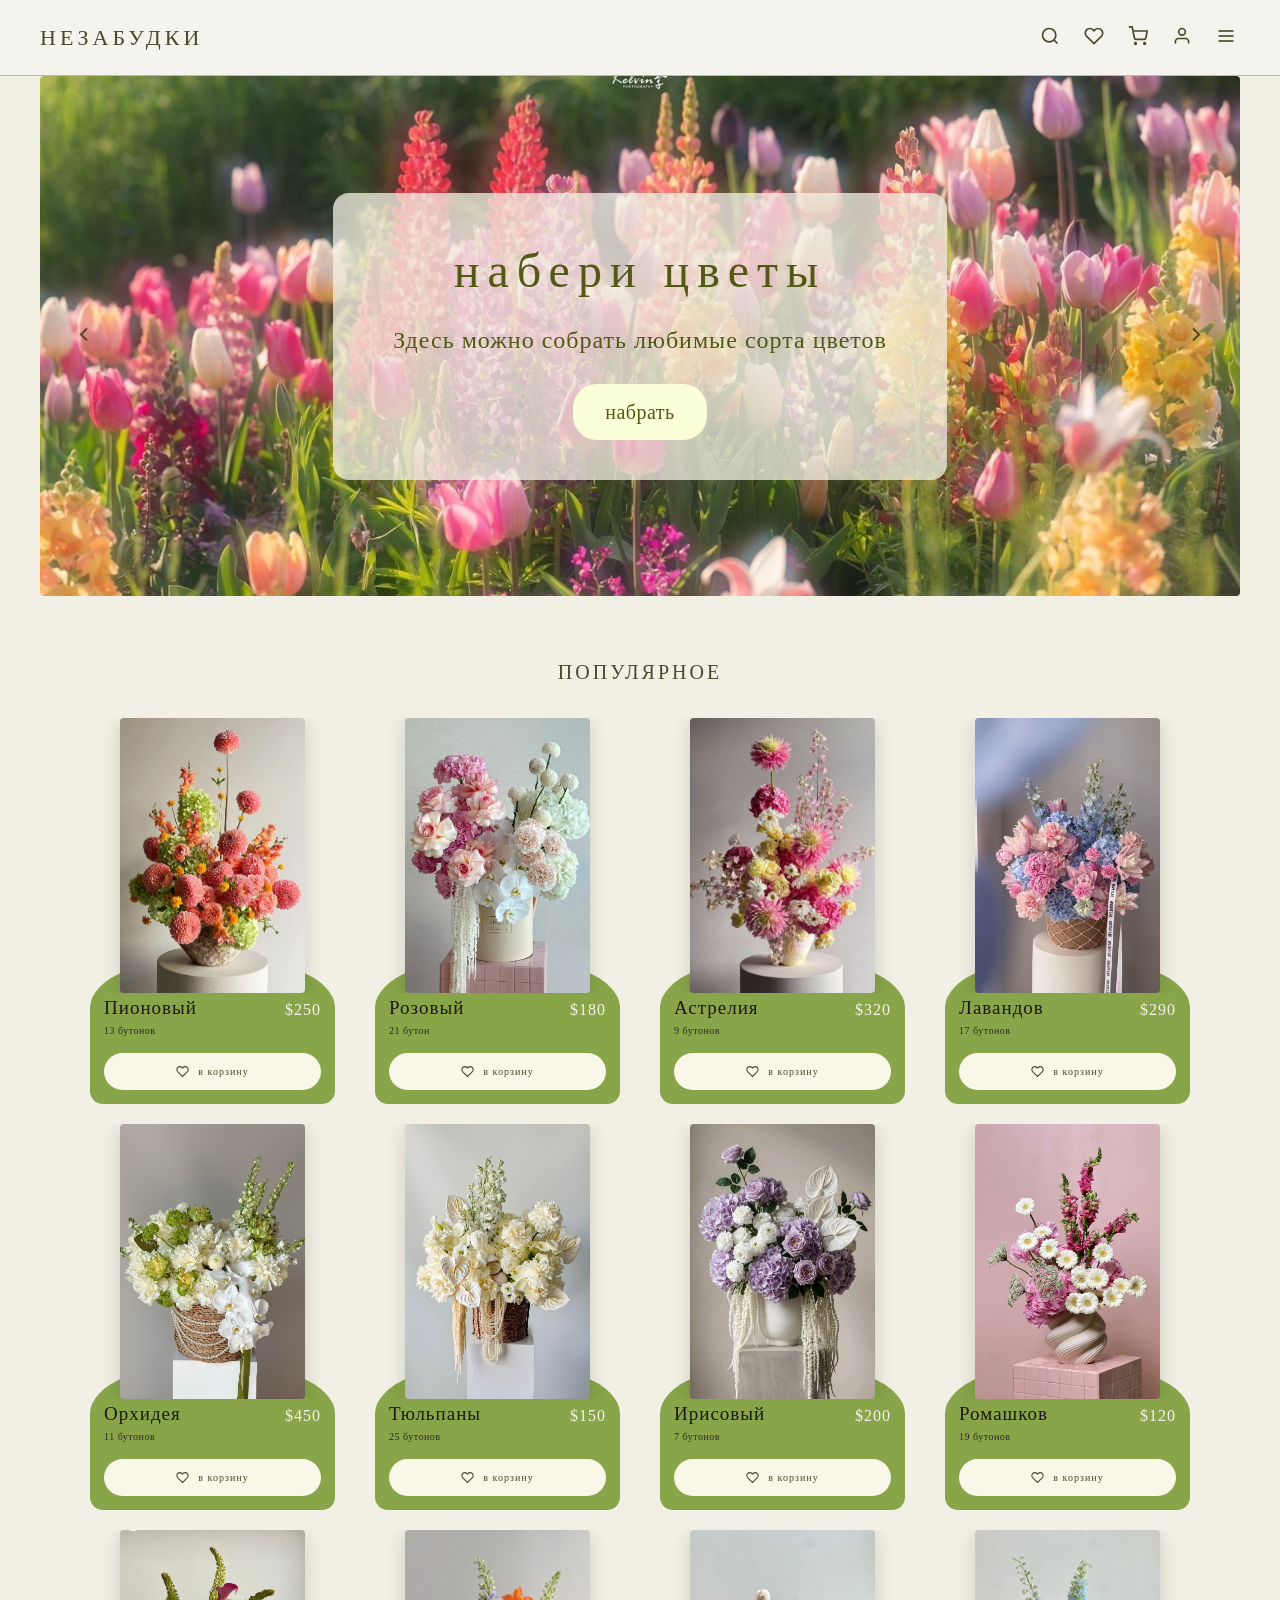
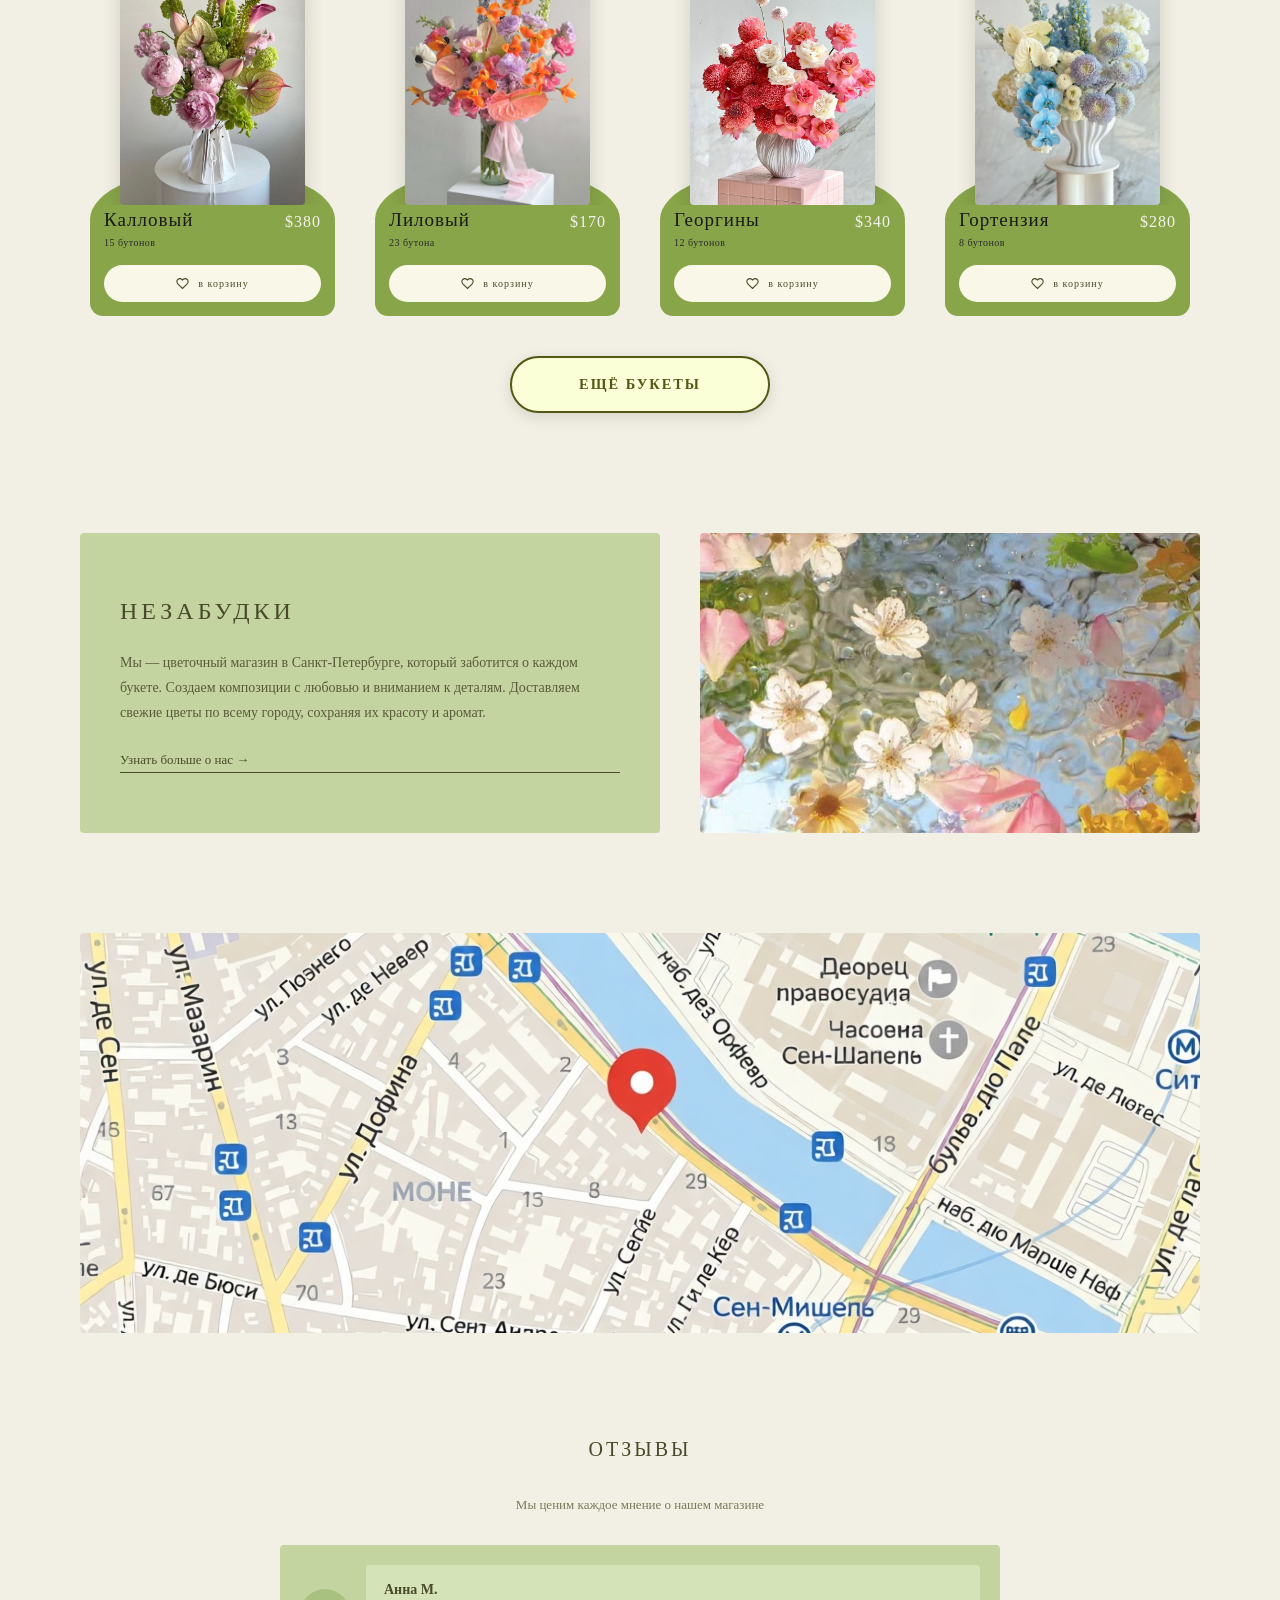
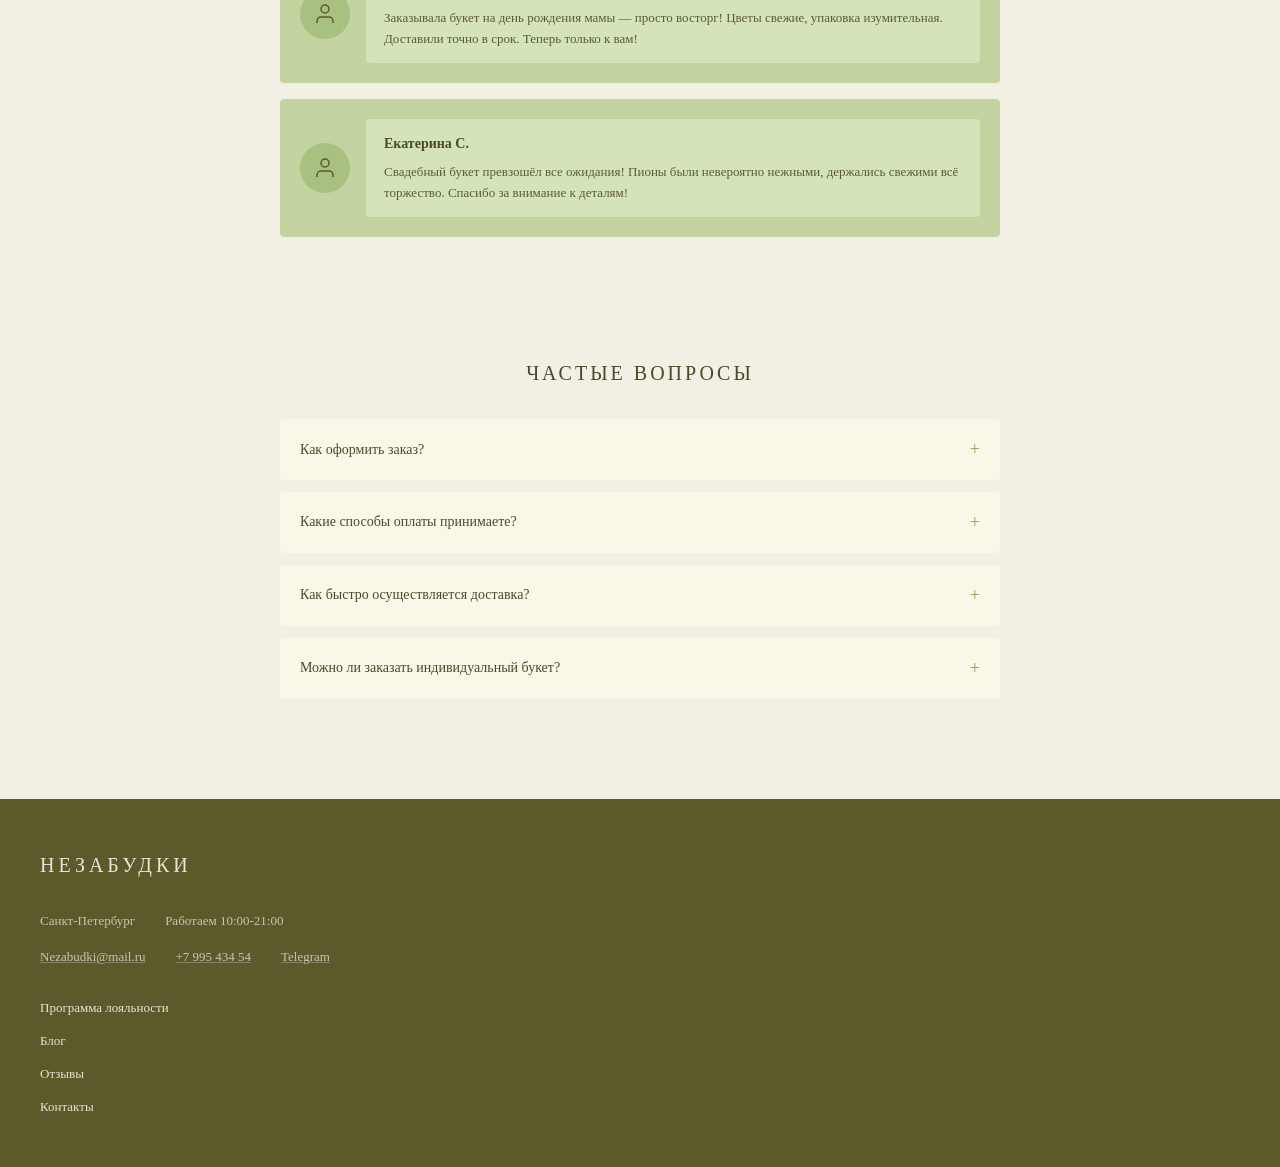
<file: index.html>
<!DOCTYPE html>
<html lang="ru">
<head>
    <meta charset="UTF-8">
    <meta name="viewport" content="width=device-width, initial-scale=1.0">
    <title>Незабудки — Цветочный магазин</title>
    <link rel="stylesheet" href="index.css">
</head>
<body>
    <!-- Header -->
    <header class="header">
        <div class="header-left">
            <a href="/" class="logo">НЕЗАБУДКИ</a>
            
        </div>
        <div class="header-icons">
            <button class="icon-btn" aria-label="Поиск">
                <svg width="20" height="20" viewBox="0 0 24 24" fill="none" stroke="currentColor" stroke-width="2">
                    <circle cx="11" cy="11" r="8"></circle>
                    <path d="m21 21-4.3-4.3"></path>
                </svg>
            </button>
            <button class="icon-btn" aria-label="Избранное">
                <svg width="20" height="20" viewBox="0 0 24 24" fill="none" stroke="currentColor" stroke-width="2">
                    <path d="M20.84 4.61a5.5 5.5 0 0 0-7.78 0L12 5.67l-1.06-1.06a5.5 5.5 0 0 0-7.78 7.78l1.06 1.06L12 21.23l7.78-7.78 1.06-1.06a5.5 5.5 0 0 0 0-7.78z"></path>
                </svg>
            </button>
            <button onclick="window.location.href='cart.html';" class="icon-btn" aria-label="Корзина">
                <svg width="20" height="20" viewBox="0 0 24 24" fill="none" stroke="currentColor" stroke-width="2">
                    <circle cx="9" cy="21" r="1"></circle>
                    <circle cx="20" cy="21" r="1"></circle>
                    <path d="M1 1h4l2.68 13.39a2 2 0 0 0 2 1.61h9.72a2 2 0 0 0 2-1.61L23 6H6"></path>
                </svg>
            </button>
            <button onclick="window.location.href='ac1.html';" class="icon-btn" aria-label="Аккаунт">
                <svg width="20" height="20" viewBox="0 0 24 24" fill="none" stroke="currentColor" stroke-width="2">
                    <path d="M20 21v-2a4 4 0 0 0-4-4H8a4 4 0 0 0-4 4v2"></path>
                    <circle cx="12" cy="7" r="4"></circle>
                </svg>
            </button>
            <button onclick="window.location.href='wedding-bouquets.html';" class="icon-btn" aria-label="Меню">
                <svg width="20" height="20" viewBox="0 0 24 24" fill="none" stroke="currentColor" stroke-width="2">
                    <line x1="3" y1="12" x2="21" y2="12"></line>
                    <line x1="3" y1="6" x2="21" y2="6"></line>
                    <line x1="3" y1="18" x2="21" y2="18"></line>
                </svg>
            </button>
        </div>
    </header>

    <!-- Hero Section -->
    <section class="hero" style="background-image: url('flower fon.jpg'); background-size: cover; background-position: center;">
        <div class="hero-content" style="background: rgba(242, 240, 228, 0.75); padding: 40px 60px; border-radius: 16px;">
            <h1 class="hero-title">набери цветы</h1>
            <p class="hero-subtitle">Здесь можно собрать любимые сорта цветов</p>
            <a href="#" class="hero-btn">набрать</a>
        </div>
        <button class="hero-nav hero-nav-prev" aria-label="Назад">
            <svg width="24" height="24" viewBox="0 0 24 24" fill="none" stroke="currentColor" stroke-width="2">
                <polyline points="15 18 9 12 15 6"></polyline>
            </svg>
        </button>
        <button class="hero-nav hero-nav-next" aria-label="Вперед">
            <svg width="24" height="24" viewBox="0 0 24 24" fill="none" stroke="currentColor" stroke-width="2">
                <polyline points="9 18 15 12 9 6"></polyline>
            </svg>
        </button>
    </section>

    <!-- Popular Section -->
    <section class="popular">
        <h2 class="section-title">популярное</h2>
        <div class="products-grid">
            <!-- Карточка 1 -->
            <div class="product-card">
                <div class="product-bg-1"></div>
                <div class="product-bg-2"></div>
                <div onclick="window.location.href='Product.html';" class="product-content">
                    <div class="product-image">
                        <img src="flower1.jpg" alt="Букет цветов">
                    </div>
                    <div class="product-info">
                        <div class="product-header">
                            <div class="product-text">
                                <h3 class="product-name">Пионовый</h3>
                                <p class="product-desc">13 бутонов</p>
                            </div>
                            <span class="product-price">$250</span>
                        </div>
                        <button class="product-btn">
                            <svg width="13" height="13" viewBox="0 0 24 24" fill="none" stroke="currentColor" stroke-width="2">
                                <path d="M20.84 4.61a5.5 5.5 0 0 0-7.78 0L12 5.67l-1.06-1.06a5.5 5.5 0 0 0-7.78 7.78l1.06 1.06L12 21.23l7.78-7.78 1.06-1.06a5.5 5.5 0 0 0 0-7.78z"></path>
                            </svg>
                            <span>в корзину</span>
                        </button>
                    </div>
                </div>
            </div>

            <!-- Карточка 2 -->
            <div class="product-card">
                <div class="product-bg-1"></div>
                <div class="product-bg-2"></div>
                <div onclick="window.location.href='Product.html';" class="product-content">
                    <div class="product-image">
                        <img src="flower1.2.jpg" alt="Букет цветов">
                    </div>
                    <div class="product-info">
                        <div class="product-header">
                            <div class="product-text">
                                <h3 class="product-name">Розовый</h3>
                                <p class="product-desc">21 бутон</p>
                            </div>
                            <span class="product-price">$180</span>
                        </div>
                        <button class="product-btn">
                            <svg width="13" height="13" viewBox="0 0 24 24" fill="none" stroke="currentColor" stroke-width="2">
                                <path d="M20.84 4.61a5.5 5.5 0 0 0-7.78 0L12 5.67l-1.06-1.06a5.5 5.5 0 0 0-7.78 7.78l1.06 1.06L12 21.23l7.78-7.78 1.06-1.06a5.5 5.5 0 0 0 0-7.78z"></path>
                            </svg>
                            <span>в корзину</span>
                        </button>
                    </div>
                </div>
            </div>

            <!-- Карточка 3 -->
            <div class="product-card">
                <div class="product-bg-1"></div>
                <div class="product-bg-2"></div>
                <div onclick="window.location.href='Product.html';" class="product-content">
                    <div class="product-image">
                        <img src="flower3.jpg" alt="Букет цветов">
                    </div>
                    <div class="product-info">
                        <div class="product-header">
                            <div class="product-text">
                                <h3 class="product-name">Астрелия</h3>
                                <p class="product-desc">9 бутонов</p>
                            </div>
                            <span class="product-price">$320</span>
                        </div>
                        <button class="product-btn">
                            <svg width="13" height="13" viewBox="0 0 24 24" fill="none" stroke="currentColor" stroke-width="2">
                                <path d="M20.84 4.61a5.5 5.5 0 0 0-7.78 0L12 5.67l-1.06-1.06a5.5 5.5 0 0 0-7.78 7.78l1.06 1.06L12 21.23l7.78-7.78 1.06-1.06a5.5 5.5 0 0 0 0-7.78z"></path>
                            </svg>
                            <span>в корзину</span>
                        </button>
                    </div>
                </div>
            </div>

            <!-- Карточка 4 -->
            <div class="product-card">
                <div class="product-bg-1"></div>
                <div class="product-bg-2"></div>
                <div onclick="window.location.href='Product.html';" class="product-content">
                    <div class="product-image">
                        <img src="flower5.jpg" alt="Букет цветов">
                    </div>
                    <div class="product-info">
                        <div class="product-header">
                            <div class="product-text">
                                <h3 class="product-name">Лавандов</h3>
                                <p class="product-desc">17 бутонов</p>
                            </div>
                            <span class="product-price">$290</span>
                        </div>
                        <button class="product-btn">
                            <svg width="13" height="13" viewBox="0 0 24 24" fill="none" stroke="currentColor" stroke-width="2">
                                <path d="M20.84 4.61a5.5 5.5 0 0 0-7.78 0L12 5.67l-1.06-1.06a5.5 5.5 0 0 0-7.78 7.78l1.06 1.06L12 21.23l7.78-7.78 1.06-1.06a5.5 5.5 0 0 0 0-7.78z"></path>
                            </svg>
                            <span>в корзину</span>
                        </button>
                    </div>
                </div>
            </div>

            <!-- Карточка 5 -->
            <div class="product-card">
                <div class="product-bg-1"></div>
                <div class="product-bg-2"></div>
                <div onclick="window.location.href='Product.html';" class="product-content">
                    <div class="product-image">
                        <img src="flower6.jpg" alt="Букет цветов">
                    </div>
                    <div class="product-info">
                        <div class="product-header">
                            <div class="product-text">
                                <h3 class="product-name">Орхидея</h3>
                                <p class="product-desc">11 бутонов</p>
                            </div>
                            <span class="product-price">$450</span>
                        </div>
                        <button class="product-btn">
                            <svg width="13" height="13" viewBox="0 0 24 24" fill="none" stroke="currentColor" stroke-width="2">
                                <path d="M20.84 4.61a5.5 5.5 0 0 0-7.78 0L12 5.67l-1.06-1.06a5.5 5.5 0 0 0-7.78 7.78l1.06 1.06L12 21.23l7.78-7.78 1.06-1.06a5.5 5.5 0 0 0 0-7.78z"></path>
                            </svg>
                            <span>в корзину</span>
                        </button>
                    </div>
                </div>
            </div>

            <!-- Карточка 6 -->
            <div class="product-card">
                <div class="product-bg-1"></div>
                <div class="product-bg-2"></div>
                <div onclick="window.location.href='Product.html';" class="product-content">
                    <div class="product-image">
                        <img src="flower7.jpg" alt="Букет цветов">
                    </div>
                    <div class="product-info">
                        <div class="product-header">
                            <div class="product-text">
                                <h3 class="product-name">Тюльпаны</h3>
                                <p class="product-desc">25 бутонов</p>
                            </div>
                            <span class="product-price">$150</span>
                        </div>
                        <button class="product-btn">
                            <svg width="13" height="13" viewBox="0 0 24 24" fill="none" stroke="currentColor" stroke-width="2">
                                <path d="M20.84 4.61a5.5 5.5 0 0 0-7.78 0L12 5.67l-1.06-1.06a5.5 5.5 0 0 0-7.78 7.78l1.06 1.06L12 21.23l7.78-7.78 1.06-1.06a5.5 5.5 0 0 0 0-7.78z"></path>
                            </svg>
                            <span>в корзину</span>
                        </button>
                    </div>
                </div>
            </div>

            <!-- Карточка 7 -->
            <div class="product-card">
                <div class="product-bg-1"></div>
                <div class="product-bg-2"></div>
                <div onclick="window.location.href='Product.html';" class="product-content">
                    <div class="product-image">
                        <img src="flower8.jpg" alt="Букет цветов">
                    </div>
                    <div class="product-info">
                        <div class="product-header">
                            <div class="product-text">
                                <h3 class="product-name">Ирисовый</h3>
                                <p class="product-desc">7 бутонов</p>
                            </div>
                            <span class="product-price">$200</span>
                        </div>
                        <button class="product-btn">
                            <svg width="13" height="13" viewBox="0 0 24 24" fill="none" stroke="currentColor" stroke-width="2">
                                <path d="M20.84 4.61a5.5 5.5 0 0 0-7.78 0L12 5.67l-1.06-1.06a5.5 5.5 0 0 0-7.78 7.78l1.06 1.06L12 21.23l7.78-7.78 1.06-1.06a5.5 5.5 0 0 0 0-7.78z"></path>
                            </svg>
                            <span>в корзину</span>
                        </button>
                    </div>
                </div>
            </div>

            <!-- Карточка 8 -->
            <div class="product-card">
                <div class="product-bg-1"></div>
                <div class="product-bg-2"></div>
                <div onclick="window.location.href='Product.html';" class="product-content">
                    <div class="product-image">
                        <img src="flower9.jpg" alt="Букет цветов">
                    </div>
                    <div class="product-info">
                        <div class="product-header">
                            <div class="product-text">
                                <h3 class="product-name">Ромашков</h3>
                                <p class="product-desc">19 бутонов</p>
                            </div>
                            <span class="product-price">$120</span>
                        </div>
                        <button class="product-btn">
                            <svg width="13" height="13" viewBox="0 0 24 24" fill="none" stroke="currentColor" stroke-width="2">
                                <path d="M20.84 4.61a5.5 5.5 0 0 0-7.78 0L12 5.67l-1.06-1.06a5.5 5.5 0 0 0-7.78 7.78l1.06 1.06L12 21.23l7.78-7.78 1.06-1.06a5.5 5.5 0 0 0 0-7.78z"></path>
                            </svg>
                            <span>в корзину</span>
                        </button>
                    </div>
                </div>
            </div>

            <!-- Карточка 9 -->
            <div class="product-card">
                <div class="product-bg-1"></div>
                <div class="product-bg-2"></div>
                <div onclick="window.location.href='Product.html';" class="product-content">
                    <div class="product-image">
                        <img src="flower10.jpg" alt="Букет цветов">
                    </div>
                    <div class="product-info">
                        <div class="product-header">
                            <div class="product-text">
                                <h3 class="product-name">Калловый</h3>
                                <p class="product-desc">15 бутонов</p>
                            </div>
                            <span class="product-price">$380</span>
                        </div>
                        <button class="product-btn">
                            <svg width="13" height="13" viewBox="0 0 24 24" fill="none" stroke="currentColor" stroke-width="2">
                                <path d="M20.84 4.61a5.5 5.5 0 0 0-7.78 0L12 5.67l-1.06-1.06a5.5 5.5 0 0 0-7.78 7.78l1.06 1.06L12 21.23l7.78-7.78 1.06-1.06a5.5 5.5 0 0 0 0-7.78z"></path>
                            </svg>
                            <span>в корзину</span>
                        </button>
                    </div>
                </div>
            </div>

            <!-- Карточка 10 -->
            <div class="product-card">
                <div class="product-bg-1"></div>
                <div class="product-bg-2"></div>
                <div onclick="window.location.href='Product.html';" class="product-content">
                    <div class="product-image">
                        <img src="flower11.jpg" alt="Букет цветов">
                    </div>
                    <div class="product-info">
                        <div class="product-header">
                            <div class="product-text">
                                <h3 class="product-name">Лиловый</h3>
                                <p class="product-desc">23 бутона</p>
                            </div>
                            <span class="product-price">$170</span>
                        </div>
                        <button class="product-btn">
                            <svg width="13" height="13" viewBox="0 0 24 24" fill="none" stroke="currentColor" stroke-width="2">
                                <path d="M20.84 4.61a5.5 5.5 0 0 0-7.78 0L12 5.67l-1.06-1.06a5.5 5.5 0 0 0-7.78 7.78l1.06 1.06L12 21.23l7.78-7.78 1.06-1.06a5.5 5.5 0 0 0 0-7.78z"></path>
                            </svg>
                            <span>в корзину</span>
                        </button>
                    </div>
                </div>
            </div>

            <!-- Карточка 11 -->
            <div class="product-card">
                <div class="product-bg-1"></div>
                <div class="product-bg-2"></div>
                <div onclick="window.location.href='Product.html';" class="product-content">
                    <div class="product-image">
                        <img src="flower12.jpg" alt="Букет цветов">
                    </div>
                    <div class="product-info">
                        <div class="product-header">
                            <div class="product-text">
                                <h3 class="product-name">Георгины</h3>
                                <p class="product-desc">12 бутонов</p>
                            </div>
                            <span class="product-price">$340</span>
                        </div>
                        <button class="product-btn">
                            <svg width="13" height="13" viewBox="0 0 24 24" fill="none" stroke="currentColor" stroke-width="2">
                                <path d="M20.84 4.61a5.5 5.5 0 0 0-7.78 0L12 5.67l-1.06-1.06a5.5 5.5 0 0 0-7.78 7.78l1.06 1.06L12 21.23l7.78-7.78 1.06-1.06a5.5 5.5 0 0 0 0-7.78z"></path>
                            </svg>
                            <span>в корзину</span>
                        </button>
                    </div>
                </div>
            </div>

            <!-- Карточка 12 -->
            <div class="product-card">
                <div class="product-bg-1"></div>
                <div class="product-bg-2"></div>
                <div onclick="window.location.href='Product.html';" class="product-content">
                    <div class="product-image">
                        <img src="flower13.jpg" alt="Букет цветов">
                    </div>
                    <div class="product-info">
                        <div class="product-header">
                            <div class="product-text">
                                <h3 class="product-name">Гортензия</h3>
                                <p class="product-desc">8 бутонов</p>
                            </div>
                            <span class="product-price">$280</span>
                        </div>
                        <button class="product-btn">
                            <svg width="13" height="13" viewBox="0 0 24 24" fill="none" stroke="currentColor" stroke-width="2">
                                <path d="M20.84 4.61a5.5 5.5 0 0 0-7.78 0L12 5.67l-1.06-1.06a5.5 5.5 0 0 0-7.78 7.78l1.06 1.06L12 21.23l7.78-7.78 1.06-1.06a5.5 5.5 0 0 0 0-7.78z"></path>
                            </svg>
                            <span>в корзину</span>
                        </button>
                    </div>
                </div>
            </div>
        </div>

        <button class="product-btn more-btn" style="font-size:14.4px; padding:18px 48px; background-color:#FAFFD8; color:#515915; border:2px solid #515915; font-weight:600; letter-spacing:2px; box-shadow:0 4px 15px rgba(0,0,0,0.12); border-radius:30px; text-transform:uppercase; transition:all 0.3s ease;">
            <span>ЕЩЁ БУКЕТЫ</span>
        </button>
    </section>

    <!-- About Section -->
    <section class="about">
        <div class="about-content">
            <h2 class="about-title">НЕЗАБУДКИ</h2>
            <p class="about-text">
                Мы — цветочный магазин в Санкт-Петербурге, который заботится о каждом букете. 
                Создаем композиции с любовью и вниманием к деталям. Доставляем свежие цветы 
                по всему городу, сохраняя их красоту и аромат.
            </p>
            <a href="#" class="about-link">Узнать больше о нас →</a>
        </div>
        <div class="about-images">
            <div class="about-main-image" style="background-image: url('flower grey.jpg'); background-size: cover; background-position: center;"></div>
        </div>
    </section>

    <!-- Cards Section -->
    <section class="cards">
        <div class="card-large" style="background-image: url('carta.jpg'); background-size: cover; background-position: center; height: 400px;"></div>
    </section>

    <!-- Reviews Section -->
    <section class="reviews">
        <h2 class="section-title">ОТЗЫВЫ</h2>
        <p class="reviews-subtitle">Мы ценим каждое мнение о нашем магазине</p>
        <div class="reviews-list">
            <div class="review-card">
                <div class="review-avatar">
                    <svg width="24" height="24" viewBox="0 0 24 24" fill="none" stroke="#5a5a2a" stroke-width="1.5">
                        <path d="M20 21v-2a4 4 0 0 0-4-4H8a4 4 0 0 0-4 4v2"></path>
                        <circle cx="12" cy="7" r="4"></circle>
                    </svg>
                </div>
                <div class="review-content">
                    <p class="review-author">Анна М.</p>
                    <p class="review-text">Заказывала букет на день рождения мамы — просто восторг! Цветы свежие, упаковка изумительная. Доставили точно в срок. Теперь только к вам!</p>
                </div>
            </div>
            <div class="review-card">
                <div class="review-avatar">
                    <svg width="24" height="24" viewBox="0 0 24 24" fill="none" stroke="#5a5a2a" stroke-width="1.5">
                        <path d="M20 21v-2a4 4 0 0 0-4-4H8a4 4 0 0 0-4 4v2"></path>
                        <circle cx="12" cy="7" r="4"></circle>
                    </svg>
                </div>
                <div class="review-content">
                    <p class="review-author">Екатерина С.</p>
                    <p class="review-text">Свадебный букет превзошёл все ожидания! Пионы были невероятно нежными, держались свежими всё торжество. Спасибо за внимание к деталям!</p>
                </div>
            </div>
        </div>
    </section>

    <!-- FAQ Section -->
    <section class="faq">
        <h2 class="section-title">ЧАСТЫЕ ВОПРОСЫ</h2>
        <div class="faq-list">
            <div class="faq-item">
                <span class="faq-question">Как оформить заказ?</span>
                <span class="faq-toggle">+</span>
            </div>
            <div class="faq-item">
                <span class="faq-question">Какие способы оплаты принимаете?</span>
                <span class="faq-toggle">+</span>
            </div>
            <div class="faq-item">
                <span class="faq-question">Как быстро осуществляется доставка?</span>
                <span class="faq-toggle">+</span>
            </div>
            <div class="faq-item">
                <span class="faq-question">Можно ли заказать индивидуальный букет?</span>
                <span class="faq-toggle">+</span>
            </div>
        </div>
    </section>

    <!-- Footer -->
    <footer class="footer">
        <div class="footer-content">
            <div class="footer-brand">
                <h3 class="footer-logo">НЕЗАБУДКИ</h3>
            </div>
            
            <div class="footer-info">
                <div class="footer-row">
                    <span>Санкт-Петербург</span>
                    <span>Работаем 10:00-21:00</span>
                </div>
                <div class="footer-row">
                    <a href="mailto:Nezabudki@mail.ru" class="footer-link">Nezabudki@mail.ru</a>
                    <a href="tel:+79954345454" class="footer-link">+7 995 434 54</a>
                    <a href="#" class="footer-link">Telegram</a>
                </div>
            </div>

            <nav class="footer-nav">
                <a href="#" class="footer-nav-link">Программа лояльности</a>
                <a href="#" class="footer-nav-link">Блог</a>
                <a href="#" class="footer-nav-link">Отзывы</a>
                <a href="#" class="footer-nav-link">Контакты</a>
            </nav>
        </div>
    </footer>
</body>
</html>
</file>
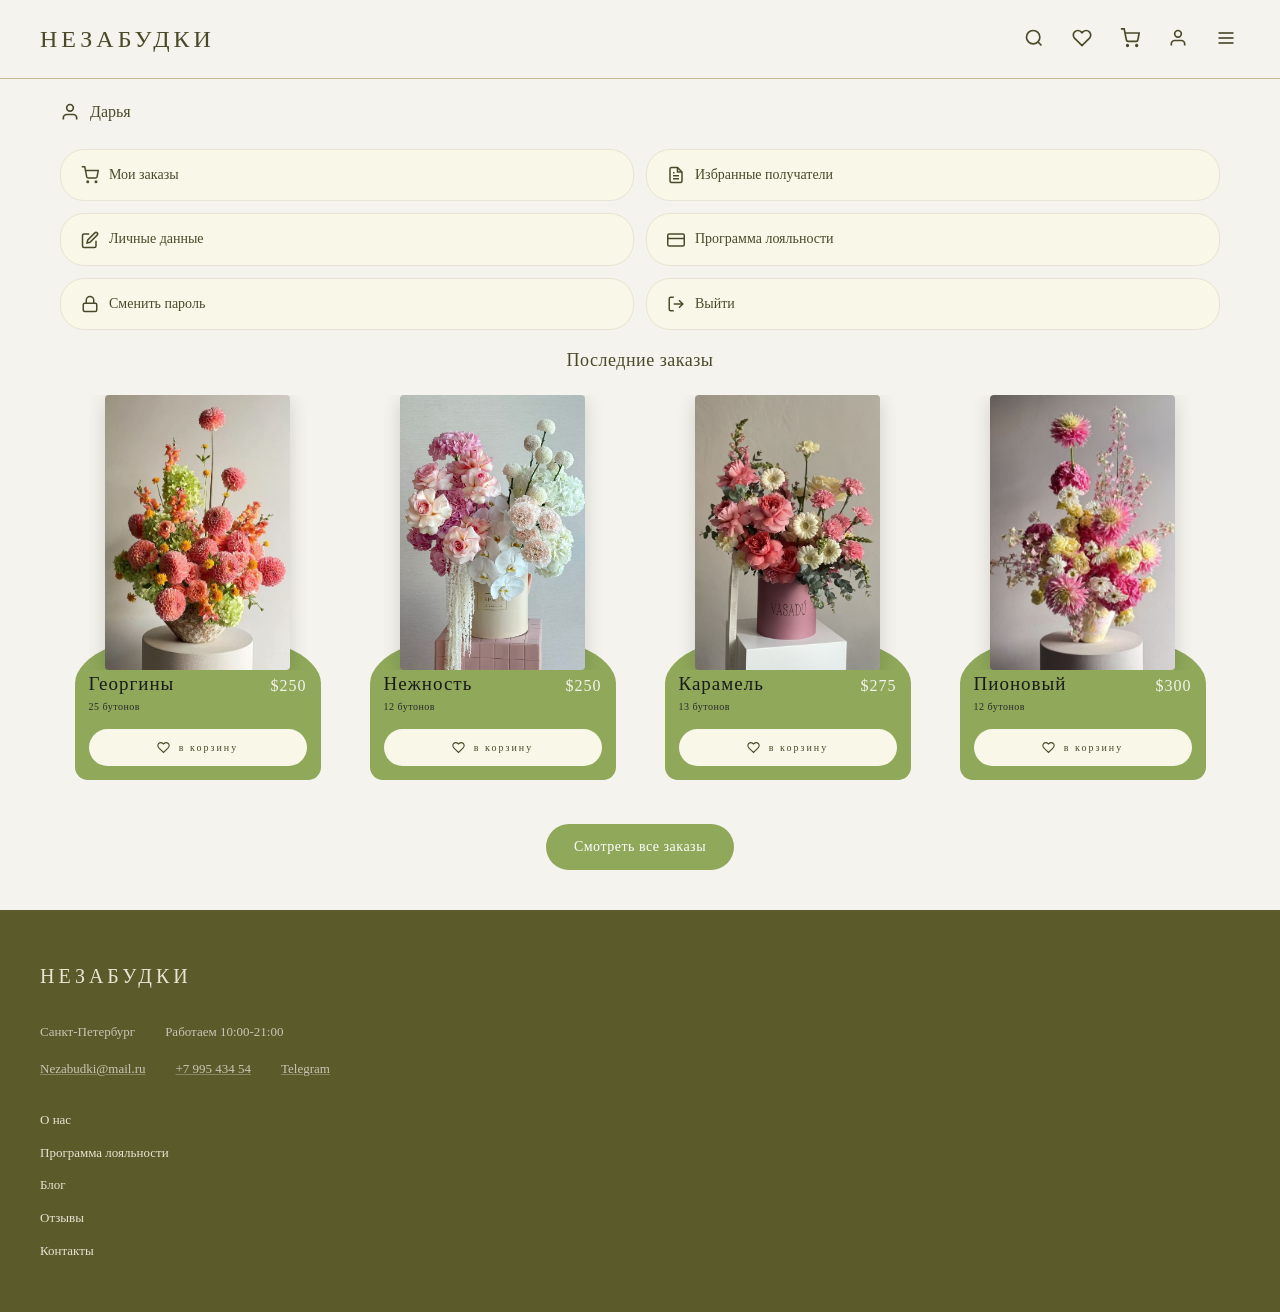
<file: ac1.html>
<!DOCTYPE html>
<html lang="ru">
<head>
    <meta charset="UTF-8">
    <meta name="viewport" content="width=device-width, initial-scale=1.0">
    <title>Личный кабинет — Незабудки</title>
    <link rel="stylesheet" href="ac1.css">
</head>
<body>
    <!-- Header -->
    <header class="header">
        <div class="header-left">
            <a href="/" class="logo">НЕЗАБУДКИ</a>
            
        </div>
        <div class="header-icons">
            <button onclick="window.location.href='index.html';" class="icon-btn" aria-label="Поиск">
                <svg width="20" height="20" viewBox="0 0 24 24" fill="none" stroke="currentColor" stroke-width="2">
                    <circle cx="11" cy="11" r="8"></circle>
                    <path d="m21 21-4.3-4.3"></path>
                </svg>
            </button>
            <button class="icon-btn" aria-label="Избранное">
                <svg width="20" height="20" viewBox="0 0 24 24" fill="none" stroke="currentColor" stroke-width="2">
                    <path d="M20.84 4.61a5.5 5.5 0 0 0-7.78 0L12 5.67l-1.06-1.06a5.5 5.5 0 0 0-7.78 7.78l1.06 1.06L12 21.23l7.78-7.78 1.06-1.06a5.5 5.5 0 0 0 0-7.78z"></path>
                </svg>
            </button>
            <button onclick="window.location.href='cart.html';" class="icon-btn" aria-label="Корзина">
                <svg width="20" height="20" viewBox="0 0 24 24" fill="none" stroke="currentColor" stroke-width="2">
                    <circle cx="9" cy="21" r="1"></circle>
                    <circle cx="20" cy="21" r="1"></circle>
                    <path d="M1 1h4l2.68 13.39a2 2 0 0 0 2 1.61h9.72a2 2 0 0 0 2-1.61L23 6H6"></path>
                </svg>
            </button>
            <button onclick="window.location.href='ac1.html';" class="icon-btn" aria-label="Аккаунт">
                <svg width="20" height="20" viewBox="0 0 24 24" fill="none" stroke="currentColor" stroke-width="2">
                    <path d="M20 21v-2a4 4 0 0 0-4-4H8a4 4 0 0 0-4 4v2"></path>
                    <circle cx="12" cy="7" r="4"></circle>
                </svg>
            </button>
            <button onclick="window.location.href='wedding-bouquets.html';" class="icon-btn" aria-label="Меню">
                <svg width="20" height="20" viewBox="0 0 24 24" fill="none" stroke="currentColor" stroke-width="2">
                    <line x1="3" y1="12" x2="21" y2="12"></line>
                    <line x1="3" y1="6" x2="21" y2="6"></line>
                    <line x1="3" y1="18" x2="21" y2="18"></line>
                </svg>
            </button>
        </div>
    </header>

    <!-- Main Content -->
    <main class="main-content">
        <!-- User Info -->
        <div class="user-info">
            <div class="user-name">
                <svg width="20" height="20" viewBox="0 0 24 24" fill="none" stroke="currentColor" stroke-width="2">
                    <path d="M20 21v-2a4 4 0 0 0-4-4H8a4 4 0 0 0-4 4v2"></path>
                    <circle cx="12" cy="7" r="4"></circle>
                </svg>
                <span>Дарья</span>
            </div>
        </div>

        <!-- Navigation Grid -->
        <nav class="nav-grid">
            <a href="#" class="nav-card">
                <svg width="18" height="18" viewBox="0 0 24 24" fill="none" stroke="currentColor" stroke-width="2">
                    <circle cx="9" cy="21" r="1"></circle>
                    <circle cx="20" cy="21" r="1"></circle>
                    <path d="M1 1h4l2.68 13.39a2 2 0 0 0 2 1.61h9.72a2 2 0 0 0 2-1.61L23 6H6"></path>
                </svg>
                <span>Мои заказы</span>
            </a>
            <a href="#" class="nav-card">
                <svg width="18" height="18" viewBox="0 0 24 24" fill="none" stroke="currentColor" stroke-width="2">
                    <path d="M14 2H6a2 2 0 0 0-2 2v16a2 2 0 0 0 2 2h12a2 2 0 0 0 2-2V8z"></path>
                    <polyline points="14 2 14 8 20 8"></polyline>
                    <line x1="16" y1="13" x2="8" y2="13"></line>
                    <line x1="16" y1="17" x2="8" y2="17"></line>
                    <polyline points="10 9 9 9 8 9"></polyline>
                </svg>
                <span>Избранные получатели</span>
            </a>
            <a href="#" class="nav-card">
                <svg width="18" height="18" viewBox="0 0 24 24" fill="none" stroke="currentColor" stroke-width="2">
                    <path d="M11 4H4a2 2 0 0 0-2 2v14a2 2 0 0 0 2 2h14a2 2 0 0 0 2-2v-7"></path>
                    <path d="M18.5 2.5a2.121 2.121 0 0 1 3 3L12 15l-4 1 1-4 9.5-9.5z"></path>
                </svg>
                <span>Личные данные</span>
            </a>
            <a href="#" class="nav-card">
                <svg width="18" height="18" viewBox="0 0 24 24" fill="none" stroke="currentColor" stroke-width="2">
                    <rect x="1" y="4" width="22" height="16" rx="2" ry="2"></rect>
                    <line x1="1" y1="10" x2="23" y2="10"></line>
                </svg>
                <span>Программа лояльности</span>
            </a>
            <a href="#" class="nav-card">
                <svg width="18" height="18" viewBox="0 0 24 24" fill="none" stroke="currentColor" stroke-width="2">
                    <rect x="3" y="11" width="18" height="11" rx="2" ry="2"></rect>
                    <path d="M7 11V7a5 5 0 0 1 10 0v4"></path>
                </svg>
                <span>Сменить пароль</span>
            </a>
            <a href="#" class="nav-card">
                <svg width="18" height="18" viewBox="0 0 24 24" fill="none" stroke="currentColor" stroke-width="2">
                    <path d="M9 21H5a2 2 0 0 1-2-2V5a2 2 0 0 1 2-2h4"></path>
                    <polyline points="16 17 21 12 16 7"></polyline>
                    <line x1="21" y1="12" x2="9" y2="12"></line>
                </svg>
                <span>Выйти</span>
            </a>
        </nav>

        <!-- Recent Orders -->
        <section class="recent-orders">
            <h2 class="section-title">Последние заказы</h2>
        </section>

        <!-- Products Grid -->
        <div class="products-grid">
            <!-- Product Card 1 -->
            <div class="product-card">
                <div class="product-bg-1"></div>
                <div class="product-bg-2"></div>
                <div onclick="window.location.href='Product.html';" class="product-content">
                    <div class="product-image">
                        <img src="flower1.jpg?w=400&h=500&fit=crop" alt="Букет цветов">
                    </div>
                    <div class="product-info">
                        <div class="product-header">
                            <div class="product-text">
                                <h3 class="product-name">Георгины</h3>
                                <p class="product-desc">25 бутонов</p>
                            </div>
                            <span class="product-price">$250</span>
                        </div>
                        <button class="product-btn">
                            <svg width="18" height="18" viewBox="0 0 24 24" fill="none" stroke="currentColor" stroke-width="2">
                                <path d="M20.84 4.61a5.5 5.5 0 0 0-7.78 0L12 5.67l-1.06-1.06a5.5 5.5 0 0 0-7.78 7.78l1.06 1.06L12 21.23l7.78-7.78 1.06-1.06a5.5 5.5 0 0 0 0-7.78z"></path>
                            </svg>
                            <span>в корзину</span>
                        </button>
                    </div>
                </div>
            </div>
            <!-- Product Card 1.2 -->
            <div class="product-card">
                <div class="product-bg-1"></div>
                <div class="product-bg-2"></div>
                <div onclick="window.location.href='Product.html';" class="product-content">
                    <div class="product-image">
                        <img src="flower1.2.jpg?w=400&h=500&fit=crop" alt="Букет цветов">
                    </div>
                    <div class="product-info">
                        <div class="product-header">
                            <div class="product-text">
                                <h3 class="product-name">Нежность</h3>
                                <p class="product-desc">12 бутонов</p>
                            </div>
                            <span class="product-price">$250</span>
                        </div>
                        <button class="product-btn">
                            <svg width="18" height="18" viewBox="0 0 24 24" fill="none" stroke="currentColor" stroke-width="2">
                                <path d="M20.84 4.61a5.5 5.5 0 0 0-7.78 0L12 5.67l-1.06-1.06a5.5 5.5 0 0 0-7.78 7.78l1.06 1.06L12 21.23l7.78-7.78 1.06-1.06a5.5 5.5 0 0 0 0-7.78z"></path>
                            </svg>
                            <span>в корзину</span>
                        </button>
                    </div>
                </div>
            </div>
            <!-- Product Card 2 -->
            <div class="product-card">
                <div class="product-bg-1"></div>
                <div class="product-bg-2"></div>
                <div onclick="window.location.href='Product.html';" class="product-content">
                    <div class="product-image">
                        <img src="flower2.jpg?w=400&h=500&fit=crop" alt="Букет цветов">
                    </div>
                    <div class="product-info">
                        <div class="product-header">
                            <div class="product-text">
                                <h3 class="product-name">Карамель</h3>
                                <p class="product-desc">13 бутонов</p>
                            </div>
                            <span class="product-price">$275</span>
                        </div>
                        <button class="product-btn">
                            <svg width="18" height="18" viewBox="0 0 24 24" fill="none" stroke="currentColor" stroke-width="2">
                                <path d="M20.84 4.61a5.5 5.5 0 0 0-7.78 0L12 5.67l-1.06-1.06a5.5 5.5 0 0 0-7.78 7.78l1.06 1.06L12 21.23l7.78-7.78 1.06-1.06a5.5 5.5 0 0 0 0-7.78z"></path>
                            </svg>
                            <span>в корзину</span>
                        </button>
                    </div>
                </div>
            </div>

            <!-- Product Card 3 -->
            <div class="product-card">
                <div class="product-bg-1"></div>
                <div class="product-bg-2"></div>
                <div onclick="window.location.href='Product.html';" class="product-content">
                    <div class="product-image">
                        <img src="flower3.jpg?w=400&h=500&fit=crop" alt="Букет цветов">
                    </div>
                    <div class="product-info">
                        <div class="product-header">
                            <div class="product-text">
                                <h3 class="product-name">Пионовый</h3>
                                <p class="product-desc">12 бутонов</p>
                            </div>
                            <span class="product-price">$300</span>
                        </div>
                        <button class="product-btn">
                            <svg width="18" height="18" viewBox="0 0 24 24" fill="none" stroke="currentColor" stroke-width="2">
                                <path d="M20.84 4.61a5.5 5.5 0 0 0-7.78 0L12 5.67l-1.06-1.06a5.5 5.5 0 0 0-7.78 7.78l1.06 1.06L12 21.23l7.78-7.78 1.06-1.06a5.5 5.5 0 0 0 0-7.78z"></path>
                            </svg>
                            <span>в корзину</span>
                        </button>
                    </div>
                </div>
            </div>
        </div>

        
    </main>
<a href="#" class="btn-primary orders-btn">Смотреть все заказы</a>
    <!-- Footer -->
    <footer class="footer">
        <div class="footer-content">
            <div class="footer-brand">
                <h3 class="footer-logo">НЕЗАБУДКИ</h3>
            </div>
            
            <div class="footer-info">
                <div class="footer-row">
                    <span>Санкт-Петербург</span>
                    <span>Работаем 10:00-21:00</span>
                </div>
                <div class="footer-row">
                    <a href="mailto:Nezabudki@mail.ru" class="footer-link">Nezabudki@mail.ru</a>
                    <a href="tel:+79954345454" class="footer-link">+7 995 434 54</a>
                    <a href="#" class="footer-link">Telegram</a>
                </div>
            </div>

            <nav class="footer-nav">
                <a href="#" class="footer-nav-link">О нас</a>
                <a href="#" class="footer-nav-link">Программа лояльности</a>
                <a href="#" class="footer-nav-link">Блог</a>
                <a href="#" class="footer-nav-link">Отзывы</a>
                <a href="#" class="footer-nav-link">Контакты</a>
            </nav>
        </div>
    </footer>
</body>
</html>
</file>
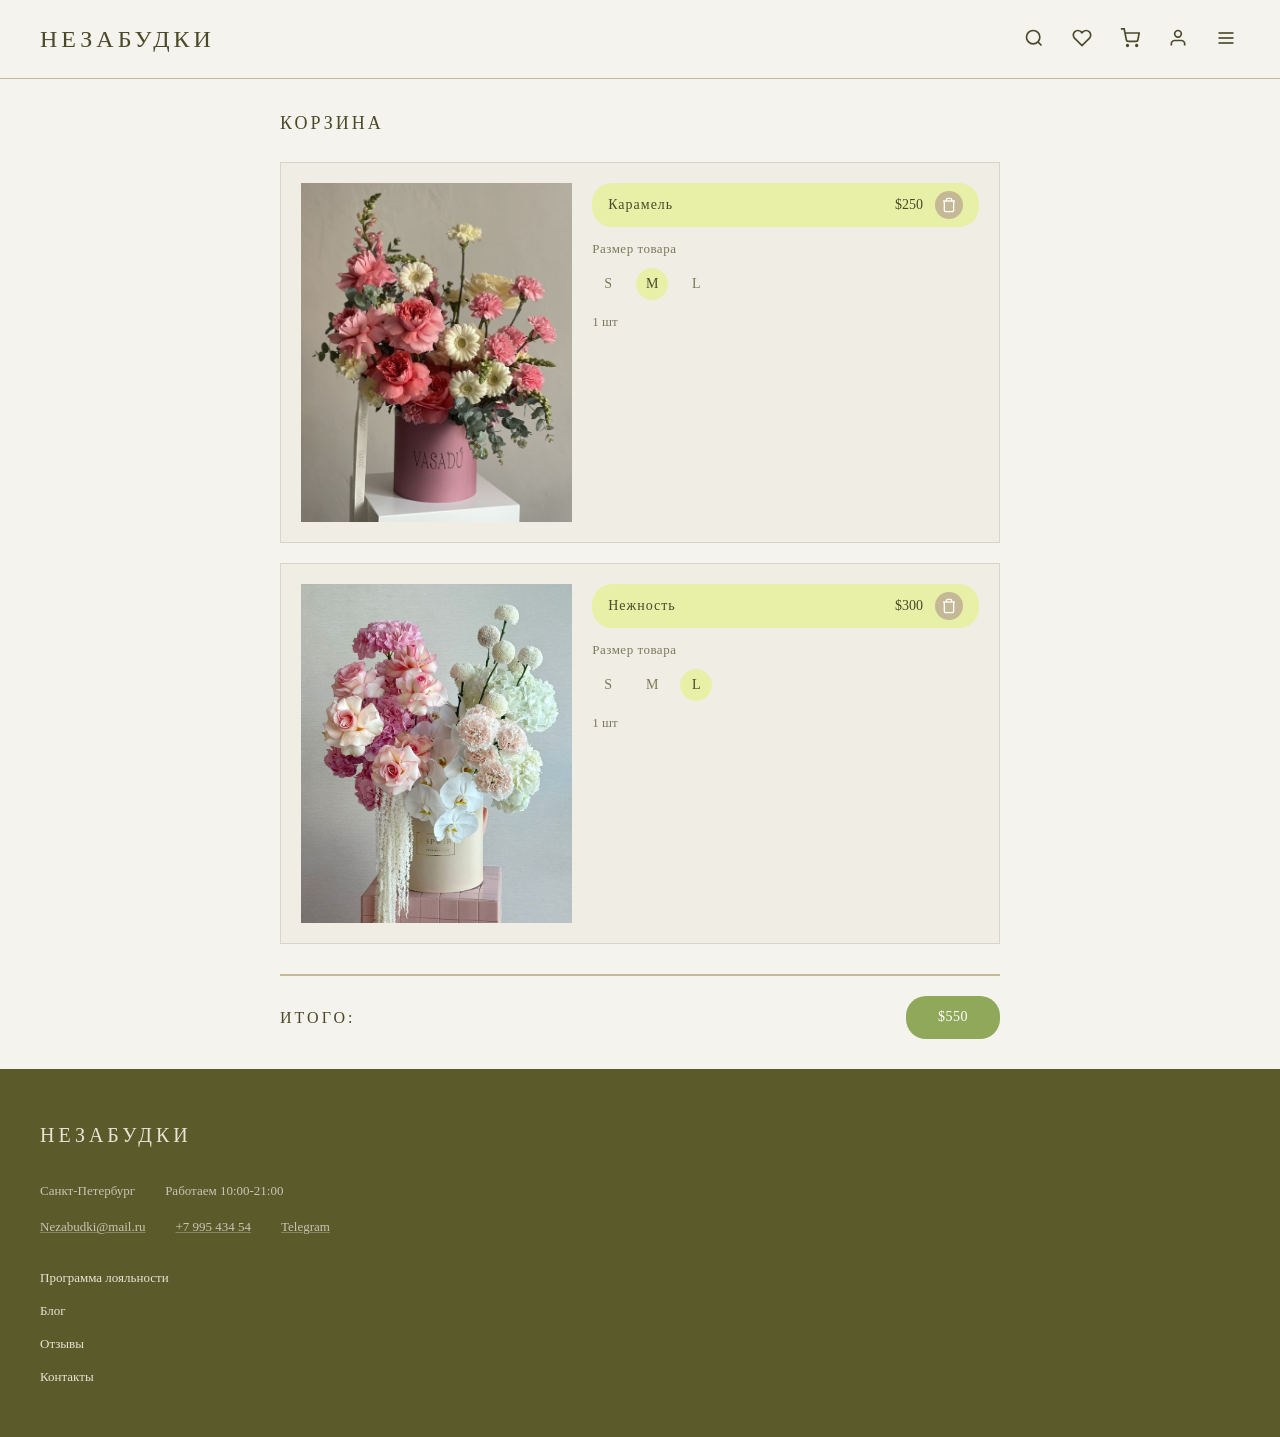
<file: cart.html>
<!DOCTYPE html>
<html lang="ru">
<head>
    <meta charset="UTF-8">
    <meta name="viewport" content="width=device-width, initial-scale=1.0">
    <title>Корзина — Незабудки</title>
    <link rel="stylesheet" href="cart.css">
</head>
<body>
    <!-- Header -->
    <header class="header">
        <div class="header-left">
            <a href="/" class="logo">НЕЗАБУДКИ</a>
            
        </div>
        <div class="header-icons">
            <button onclick="window.location.href='index.html';" class="icon-btn" aria-label="Поиск">
                <svg width="20" height="20" viewBox="0 0 24 24" fill="none" stroke="currentColor" stroke-width="2">
                    <circle cx="11" cy="11" r="8"></circle>
                    <path d="m21 21-4.3-4.3"></path>
                </svg>
            </button>
            <button class="icon-btn" aria-label="Избранное">
                <svg width="20" height="20" viewBox="0 0 24 24" fill="none" stroke="currentColor" stroke-width="2">
                    <path d="M20.84 4.61a5.5 5.5 0 0 0-7.78 0L12 5.67l-1.06-1.06a5.5 5.5 0 0 0-7.78 7.78l1.06 1.06L12 21.23l7.78-7.78 1.06-1.06a5.5 5.5 0 0 0 0-7.78z"></path>
                </svg>
            </button>
            <button onclick="window.location.href='cart.html';" class="icon-btn" aria-label="Корзина">
                <svg width="20" height="20" viewBox="0 0 24 24" fill="none" stroke="currentColor" stroke-width="2">
                    <circle cx="9" cy="21" r="1"></circle>
                    <circle cx="20" cy="21" r="1"></circle>
                    <path d="M1 1h4l2.68 13.39a2 2 0 0 0 2 1.61h9.72a2 2 0 0 0 2-1.61L23 6H6"></path>
                </svg>
            </button>
            <button onclick="window.location.href='ac1.html';" class="icon-btn" aria-label="Аккаунт">
                <svg width="20" height="20" viewBox="0 0 24 24" fill="none" stroke="currentColor" stroke-width="2">
                    <path d="M20 21v-2a4 4 0 0 0-4-4H8a4 4 0 0 0-4 4v2"></path>
                    <circle cx="12" cy="7" r="4"></circle>
                </svg>
            </button>
            <button onclick="window.location.href='wedding-bouquets.html';" class="icon-btn" aria-label="Меню">
                <svg width="20" height="20" viewBox="0 0 24 24" fill="none" stroke="currentColor" stroke-width="2">
                    <line x1="3" y1="12" x2="21" y2="12"></line>
                    <line x1="3" y1="6" x2="21" y2="6"></line>
                    <line x1="3" y1="18" x2="21" y2="18"></line>
                </svg>
            </button>
        </div>
    </header>

    <!-- Main Content -->
    <main class="main-content">
        <h1 class="page-title">КОРЗИНА</h1>

        <!-- Cart Items -->
        <div class="cart-items">
            <!-- Item 1 -->
            <div class="cart-item">
                <div onclick="window.location.href='Product.html';" class="item-image">
                    <img src="flower2.jpg" alt="Букет цветов">
                </div>
                <div class="item-details">
                    <div class="item-header">
                        <span class="item-name">Карамель</span>
                        <span class="item-price">$250</span>
                        <button class="delete-btn" aria-label="Удалить">
                            <svg width="16" height="16" viewBox="0 0 24 24" fill="none" stroke="currentColor" stroke-width="2">
                                <polyline points="3 6 5 6 21 6"></polyline>
                                <path d="M19 6v14a2 2 0 0 1-2 2H7a2 2 0 0 1-2-2V6m3 0V4a2 2 0 0 1 2-2h4a2 2 0 0 1 2 2v2"></path>
                            </svg>
                        </button>
                    </div>
                    <div class="item-size">
                        <span class="size-label">Размер товара</span>
                        <div class="size-options">
                            <span class="size-option">S</span>
                            <span class="size-option active">M</span>
                            <span class="size-option">L</span>
                        </div>
                    </div>
                    <div class="item-quantity">
                        <span>1 шт</span>
                    </div>
                </div>
            </div>

            <!-- Item 2 -->
            <div class="cart-item">
                <div onclick="window.location.href='Product.html';" class="item-image">
                    <img src="flower1.2.jpg" alt="Букет цветов">
                </div>
                <div class="item-details">
                    <div class="item-header">
                        <span class="item-name">Нежность</span>
                        <span class="item-price">$300</span>
                        <button class="delete-btn" aria-label="Удалить">
                            <svg width="16" height="16" viewBox="0 0 24 24" fill="none" stroke="currentColor" stroke-width="2">
                                <polyline points="3 6 5 6 21 6"></polyline>
                                <path d="M19 6v14a2 2 0 0 1-2 2H7a2 2 0 0 1-2-2V6m3 0V4a2 2 0 0 1 2-2h4a2 2 0 0 1 2 2v2"></path>
                            </svg>
                        </button>
                    </div>
                    <div class="item-size">
                        <span class="size-label">Размер товара</span>
                        <div class="size-options">
                            <span class="size-option">S</span>
                            <span class="size-option">M</span>
                            <span class="size-option active">L</span>
                        </div>
                    </div>
                    <div class="item-quantity">
                        <span>1 шт</span>
                    </div>
                </div>
            </div>
        </div>

        <!-- Total -->
        <div class="cart-total">
            <span class="total-label">ИТОГО:</span>
            <span class="total-price">$550</span>
        </div>
    </main>

    <!-- Footer -->
    <footer class="footer">
        <div class="footer-content">
            <div class="footer-brand">
                <h3 class="footer-logo">НЕЗАБУДКИ</h3>
            </div>
            
            <div class="footer-info">
                <div class="footer-row">
                    <span>Санкт-Петербург</span>
                    <span>Работаем 10:00-21:00</span>
                </div>
                <div class="footer-row">
                    <a href="mailto:Nezabudki@mail.ru" class="footer-link">Nezabudki@mail.ru</a>
                    <a href="tel:+79954345454" class="footer-link">+7 995 434 54</a>
                    <a href="#" class="footer-link">Telegram</a>
                </div>
            </div>

            <nav class="footer-nav">
                <a href="#" class="footer-nav-link">Программа лояльности</a>
                <a href="#" class="footer-nav-link">Блог</a>
                <a href="#" class="footer-nav-link">Отзывы</a>
                <a href="#" class="footer-nav-link">Контакты</a>
            </nav>
        </div>
    </footer>
</body>
</html>
</file>
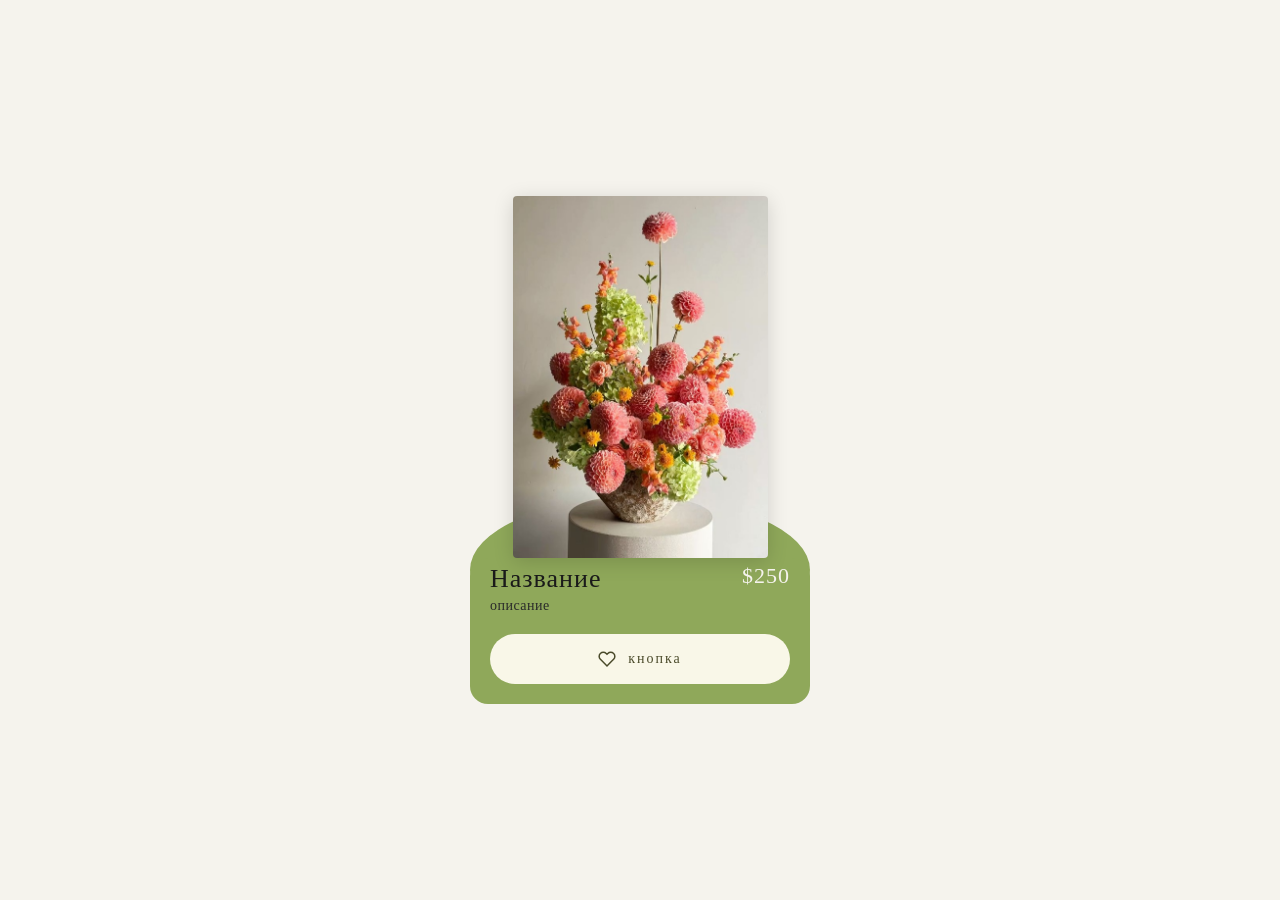
<file: kt.html>
<!DOCTYPE html>
<html lang="ru">

<head>
    <meta charset="UTF-8">
    <meta name="viewport" content="width=device-width, initial-scale=1.0">
    <title>Карточка товара</title>
    <link rel="stylesheet" href="kt.css">
</head>

<body>
    <div class="product-card">
        <!-- Зелёный фон-эллипс отдельным элементом -->
        <div class="product-bg-1"></div>

        <div class="product-bg-2"></div>

        <!-- Контент карточки -->
        <div class="product-content">
            <div class="product-image">
                <img src="flower1.jpg?  w=400&h=500&fit=crop" alt="Букет цветов">
            </div>

            <div class="product-info">
                <div class="product-header">
                    <div class="product-text">
                        <h3 class="product-name">Название</h3>
                        <p class="product-desc">описание</p>
                    </div>
                    <span class="product-price">$250</span>
                </div>

                <button class="product-btn">
                    <svg width="18" height="18" viewBox="0 0 24 24" fill="none" stroke="currentColor" stroke-width="2">
                        <path
                            d="M20.84 4.61a5.5 5.5 0 0 0-7.78 0L12 5.67l-1.06-1.06a5.5 5.5 0 0 0-7.78 7.78l1.06 1.06L12 21.23l7.78-7.78 1.06-1.06a5.5 5.5 0 0 0 0-7.78z">
                        </path>
                    </svg>
                    <span>кнопка</span>
                </button>
            </div>
        </div>
    </div>
</body>

</html>
</file>
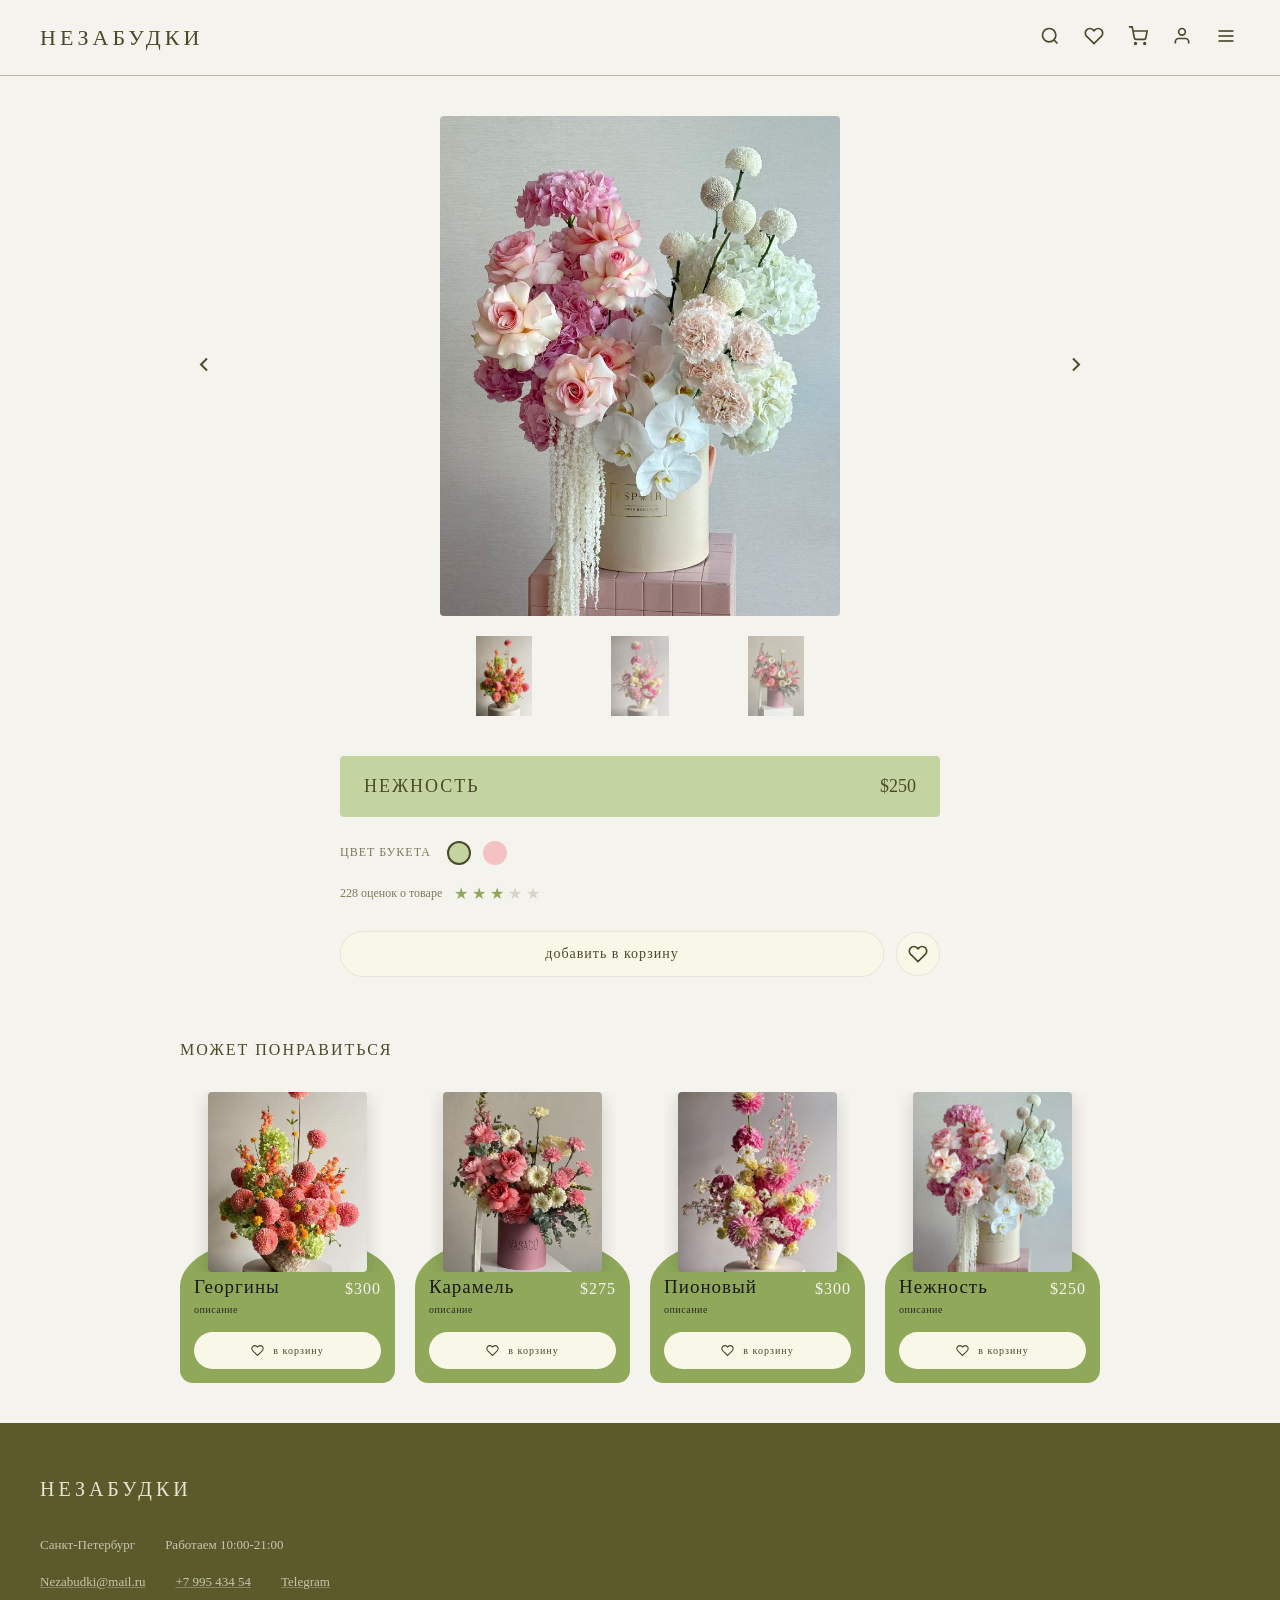
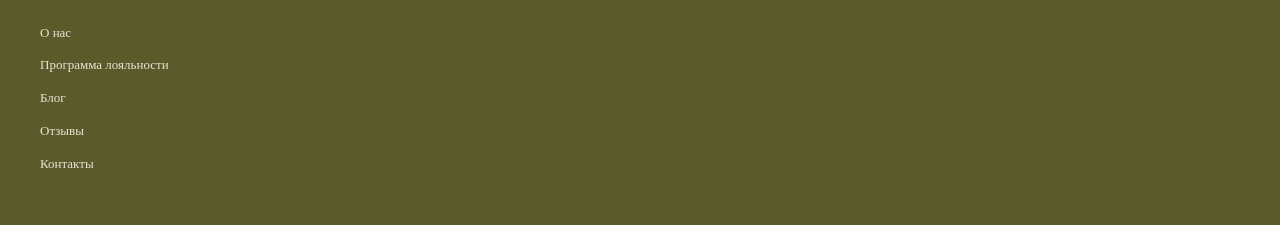
<file: Product.html>
<!DOCTYPE html>
<html lang="ru">
<head>
    <meta charset="UTF-8">
    <meta name="viewport" content="width=device-width, initial-scale=1.0">
    <title>Принцесса сердца — Незабудки</title>
    <link rel="stylesheet" href="product.css">
</head>
<body>
    <!-- Header -->
    <header class="header">
        <div class="header-left">
            <a href="/" class="logo">НЕЗАБУДКИ</a>
            
        </div>
        <div class="header-icons">
            <button onclick="window.location.href='index.html';" class="icon-btn" aria-label="Поиск">
                <svg width="20" height="20" viewBox="0 0 24 24" fill="none" stroke="currentColor" stroke-width="2">
                    <circle cx="11" cy="11" r="8"></circle>
                    <path d="m21 21-4.3-4.3"></path>
                </svg>
            </button>
            <button class="icon-btn" aria-label="Избранное">
                <svg width="20" height="20" viewBox="0 0 24 24" fill="none" stroke="currentColor" stroke-width="2">
                    <path d="M20.84 4.61a5.5 5.5 0 0 0-7.78 0L12 5.67l-1.06-1.06a5.5 5.5 0 0 0-7.78 7.78l1.06 1.06L12 21.23l7.78-7.78 1.06-1.06a5.5 5.5 0 0 0 0-7.78z"></path>
                </svg>
            </button>
            <button onclick="window.location.href='cart.html';" class="icon-btn" aria-label="Корзина">
                <svg width="20" height="20" viewBox="0 0 24 24" fill="none" stroke="currentColor" stroke-width="2">
                    <circle cx="9" cy="21" r="1"></circle>
                    <circle cx="20" cy="21" r="1"></circle>
                    <path d="M1 1h4l2.68 13.39a2 2 0 0 0 2 1.61h9.72a2 2 0 0 0 2-1.61L23 6H6"></path>
                </svg>
            </button>
            <button onclick="window.location.href='ac1.html';" class="icon-btn" aria-label="Аккаунт">
                <svg width="20" height="20" viewBox="0 0 24 24" fill="none" stroke="currentColor" stroke-width="2">
                    <path d="M20 21v-2a4 4 0 0 0-4-4H8a4 4 0 0 0-4 4v2"></path>
                    <circle cx="12" cy="7" r="4"></circle>
                </svg>
            </button>
            <button onclick="window.location.href='wedding-bouquets.html';" class="icon-btn" aria-label="Меню">
                <svg width="20" height="20" viewBox="0 0 24 24" fill="none" stroke="currentColor" stroke-width="2">
                    <line x1="3" y1="12" x2="21" y2="12"></line>
                    <line x1="3" y1="6" x2="21" y2="6"></line>
                    <line x1="3" y1="18" x2="21" y2="18"></line>
                </svg>
            </button>
        </div>
    </header>

    <!-- Main Content -->
    <main class="main-content">
        <!-- Product Gallery -->
        <section class="product-gallery">
            <div class="gallery-main">
                <button class="gallery-nav gallery-nav-prev" aria-label="Назад">
                    <svg width="24" height="24" viewBox="0 0 24 24" fill="none" stroke="currentColor" stroke-width="2">
                        <polyline points="15 18 9 12 15 6"></polyline>
                    </svg>
                </button>
                <div class="main-image">
                    <img src="flower1.2.jpg" alt="Букет Принцесса сердца">
                </div>
                <button class="gallery-nav gallery-nav-next" aria-label="Вперед">
                    <svg width="24" height="24" viewBox="0 0 24 24" fill="none" stroke="currentColor" stroke-width="2">
                        <polyline points="9 18 15 12 9 6"></polyline>
                    </svg>
                </button>
            </div>
            <div class="gallery-thumbs">
                <div class="thumb active">
                    <img src="flower1.jpg" alt="Миниатюра 1">
                </div>
                <div class="thumb">
                    <img src="flower3.jpg" alt="Миниатюра 2">
                </div>
                <div class="thumb">
                    <img src="flower2.jpg" alt="Миниатюра 3">
                </div>
            </div>
        </section>

        <!-- Product Info -->
        <section class="product-info-section">
            <div class="product-header">
                <h1 class="product-title">Нежность</h1>
                <span class="product-price">$250</span>
            </div>

            <!-- Color Selection -->
            <div class="product-color">
                <span class="color-label">ЦВЕТ БУКЕТА</span>
                <div class="color-options">
                    <button class="color-option active" style="background-color: #c4d4a0;" aria-label="Зеленый"></button>
                    <button class="color-option" style="background-color: #f4c2c2;" aria-label="Розовый"></button>
                </div>
            </div>

            <!-- Rating -->
            <div class="product-rating">
                <span class="rating-count">228 оценок о товаре</span>
                <div class="stars">
                    <span class="star filled">★</span>
                    <span class="star filled">★</span>
                    <span class="star filled">★</span>
                    <span class="star">★</span>
                    <span class="star">★</span>
                </div>
            </div>

            <!-- Add to Cart -->
            <div class="add-to-cart">
                <button class="add-btn">добавить в корзину</button>
                <button class="fav-icon-btn" aria-label="В избранное">
                    <svg width="20" height="20" viewBox="0 0 24 24" fill="none" stroke="currentColor" stroke-width="2">
                        <path d="M20.84 4.61a5.5 5.5 0 0 0-7.78 0L12 5.67l-1.06-1.06a5.5 5.5 0 0 0-7.78 7.78l1.06 1.06L12 21.23l7.78-7.78 1.06-1.06a5.5 5.5 0 0 0 0-7.78z"></path>
                    </svg>
                </button>
            </div>
        </section>

        <!-- Related Products — 4 КАРТОЧКИ -->
        <section class="related-products">
            <h2 class="section-title">МОЖЕТ ПОНРАВИТЬСЯ</h2>
            <div class="products-row">
                
                <!-- Карточка 1 -->
                <div class="product-card">
                    <div class="product-bg-1"></div>
                    <div class="product-bg-2"></div>
                    <div onclick="window.location.href='Product.html';" class="product-content">
                        <div class="product-image">
                            <img src="flower1.jpg" alt="Букет">
                        </div>
                        <div class="product-info">
                            <div class="product-header-card">
                                <div class="product-text">
                                    <span class="product-name">Георгины</span>
                                    <span class="product-desc">описание</span>
                                </div>
                                <span class="product-price-card">$300</span>
                            </div>
                            <button class="fav-btn">
                                <svg width="18" height="18" viewBox="0 0 24 24" fill="none" stroke="currentColor" stroke-width="2">
                                    <path d="M20.84 4.61a5.5 5.5 0 0 0-7.78 0L12 5.67l-1.06-1.06a5.5 5.5 0 0 0-7.78 7.78l1.06 1.06L12 21.23l7.78-7.78 1.06-1.06a5.5 5.5 0 0 0 0-7.78z"></path>
                                </svg>
                                <span>в корзину</span>
                            </button>
                        </div>
                    </div>
                </div>

                <!-- Карточка 2 -->
                <div class="product-card">
                    <div class="product-bg-1"></div>
                    <div class="product-bg-2"></div>
                    <div onclick="window.location.href='Product.html';" class="product-content">
                        <div class="product-image">
                            <img src="flower2.jpg" alt="Букет">
                        </div>
                        <div class="product-info">
                            <div class="product-header-card">
                                <div class="product-text">
                                    <span class="product-name">Карамель</span>
                                    <span class="product-desc">описание</span>
                                </div>
                                <span class="product-price-card">$275</span>
                            </div>
                            <button class="fav-btn">
                                <svg width="18" height="18" viewBox="0 0 24 24" fill="none" stroke="currentColor" stroke-width="2">
                                    <path d="M20.84 4.61a5.5 5.5 0 0 0-7.78 0L12 5.67l-1.06-1.06a5.5 5.5 0 0 0-7.78 7.78l1.06 1.06L12 21.23l7.78-7.78 1.06-1.06a5.5 5.5 0 0 0 0-7.78z"></path>
                                </svg>
                                <span>в корзину</span>
                            </button>
                        </div>
                    </div>
                </div>

                <!-- Карточка 3 -->
                <div class="product-card">
                    <div class="product-bg-1"></div>
                    <div class="product-bg-2"></div>
                    <div onclick="window.location.href='Product.html';" class="product-content">
                        <div class="product-image">
                            <img src="flower3.jpg" alt="Букет">
                        </div>
                        <div class="product-info">
                            <div class="product-header-card">
                                <div class="product-text">
                                    <span class="product-name">Пионовый</span>
                                    <span class="product-desc">описание</span>
                                </div>
                                <span class="product-price-card">$300</span>
                            </div>
                            <button class="fav-btn">
                                <svg width="18" height="18" viewBox="0 0 24 24" fill="none" stroke="currentColor" stroke-width="2">
                                    <path d="M20.84 4.61a5.5 5.5 0 0 0-7.78 0L12 5.67l-1.06-1.06a5.5 5.5 0 0 0-7.78 7.78l1.06 1.06L12 21.23l7.78-7.78 1.06-1.06a5.5 5.5 0 0 0 0-7.78z"></path>
                                </svg>
                                <span>в корзину</span>
                            </button>
                        </div>
                    </div>
                </div>

                <!-- КАРТОЧКА 4 — НОВАЯ -->
                <div class="product-card">
                    <div class="product-bg-1"></div>
                    <div class="product-bg-2"></div>
                    <div onclick="window.location.href='Product.html';" class="product-content">
                        <div class="product-image">
                            <img src="flower1.2.jpg" alt="Букет">
                        </div>
                        <div class="product-info">
                            <div class="product-header-card">
                                <div class="product-text">
                                    <span class="product-name">Нежность</span>
                                    <span class="product-desc">описание</span>
                                </div>
                                <span class="product-price-card">$250</span>
                            </div>
                            <button class="fav-btn">
                                <svg width="18" height="18" viewBox="0 0 24 24" fill="none" stroke="currentColor" stroke-width="2">
                                    <path d="M20.84 4.61a5.5 5.5 0 0 0-7.78 0L12 5.67l-1.06-1.06a5.5 5.5 0 0 0-7.78 7.78l1.06 1.06L12 21.23l7.78-7.78 1.06-1.06a5.5 5.5 0 0 0 0-7.78z"></path>
                                </svg>
                                <span>в корзину</span>
                            </button>
                        </div>
                    </div>
                </div>

            </div>
        </section>
    </main>

    <!-- Footer -->
    <footer class="footer">
        <div class="footer-content">
            <div class="footer-brand">
                <h3 class="footer-logo">НЕЗАБУДКИ</h3>
            </div>
            
            <div class="footer-info">
                <div class="footer-row">
                    <span>Санкт-Петербург</span>
                    <span>Работаем 10:00-21:00</span>
                </div>
                <div class="footer-row">
                    <a href="mailto:Nezabudki@mail.ru" class="footer-link">Nezabudki@mail.ru</a>
                    <a href="tel:+79954345454" class="footer-link">+7 995 434 54</a>
                    <a href="#" class="footer-link">Telegram</a>
                </div>
            </div>

            <nav class="footer-nav">
                <a href="#" class="footer-nav-link">О нас</a>
                <a href="#" class="footer-nav-link">Программа лояльности</a>
                <a href="#" class="footer-nav-link">Блог</a>
                <a href="#" class="footer-nav-link">Отзывы</a>
                <a href="#" class="footer-nav-link">Контакты</a>
            </nav>
        </div>
    </footer>
</body>
</html>
</file>
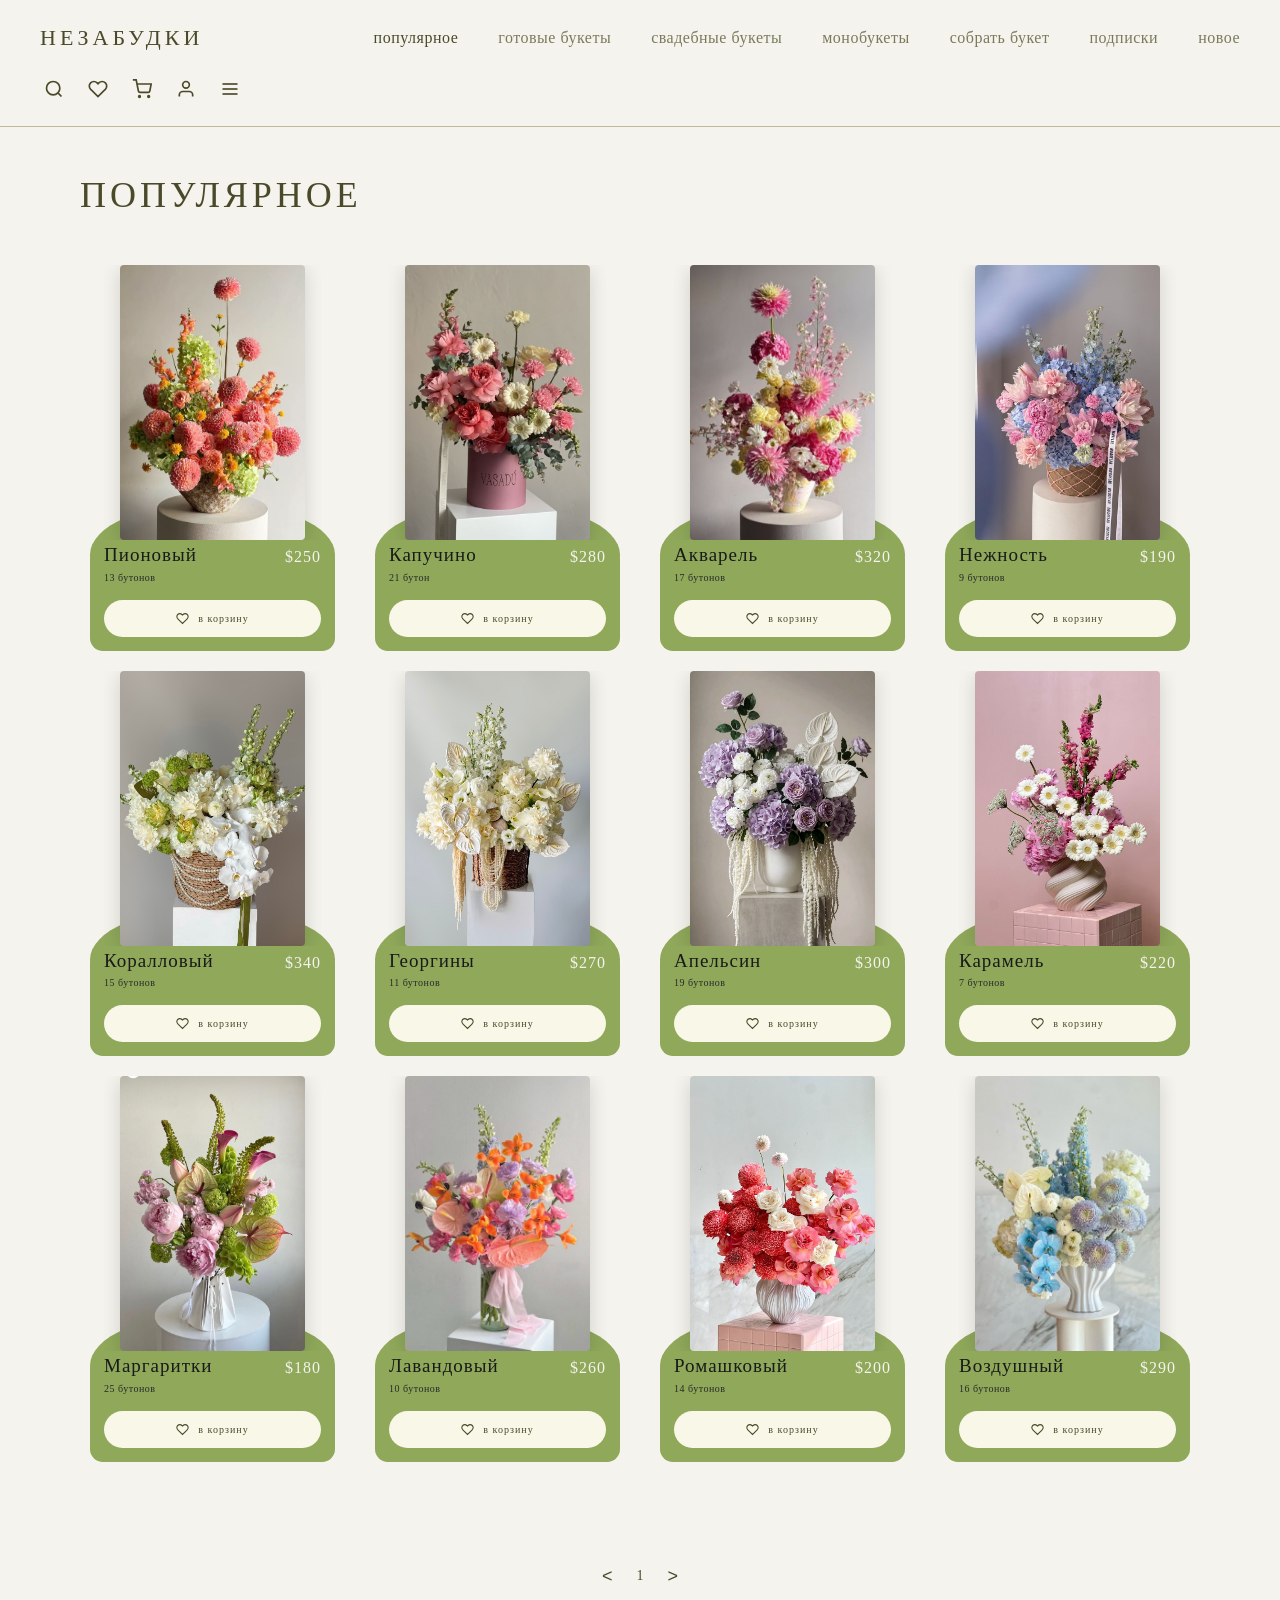
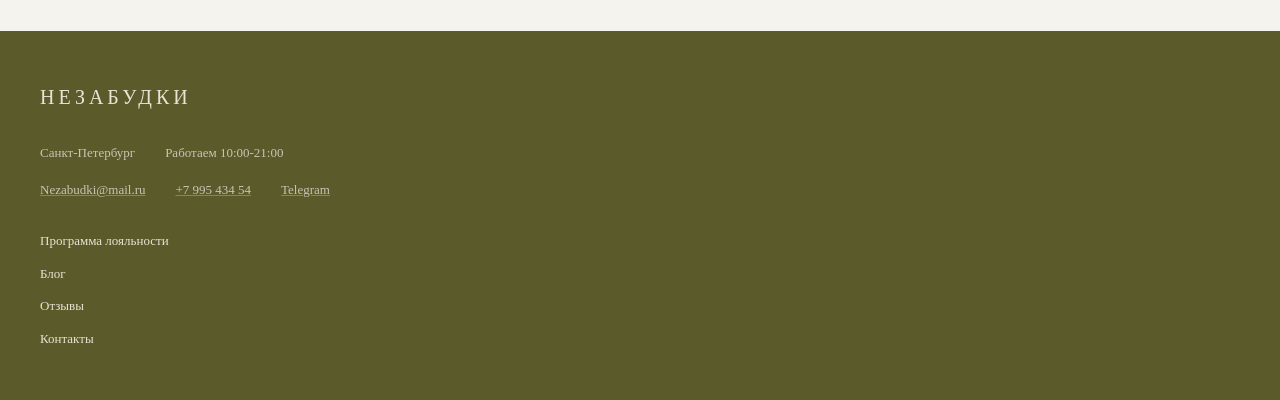
<file: wedding-bouquets.html>
<!DOCTYPE html>
<html lang="ru">
<head>
    <meta charset="UTF-8">
    <meta name="viewport" content="width=device-width, initial-scale=1.0">
    <title>Свадебные букеты — Незабудки</title>
    <link rel="stylesheet" href="wedding-bouquets.css">
</head>
<body>
    <!-- Header -->
    <header class="header">
        <div class="header-left">
            <a href="/" class="logo">НЕЗАБУДКИ</a>
        </div>
        <nav class="header-nav">
            <a href="#" class="nav-link active">Популярное</a>
            <a href="#" class="nav-link">Готовые букеты</a>
            <a href="#" class="nav-link ">Свадебные букеты</a>
            <a href="#" class="nav-link">Монобукеты</a>
            <a href="#" class="nav-link">Собрать букет</a>
            <a href="#" class="nav-link">Подписки</a>
            <a href="#" class="nav-link">Новое</a>
        </nav>
        <div class="header-icons">
            <button onclick="window.location.href='index.html';" class="icon-btn" aria-label="Поиск">
                <svg width="20" height="20" viewBox="0 0 24 24" fill="none" stroke="currentColor" stroke-width="2">
                    <circle cx="11" cy="11" r="8"></circle>
                    <path d="m21 21-4.3-4.3"></path>
                </svg>
            </button>
            <button class="icon-btn" aria-label="Избранное">
                <svg width="20" height="20" viewBox="0 0 24 24" fill="none" stroke="currentColor" stroke-width="2">
                    <path d="M20.84 4.61a5.5 5.5 0 0 0-7.78 0L12 5.67l-1.06-1.06a5.5 5.5 0 0 0-7.78 7.78l1.06 1.06L12 21.23l7.78-7.78 1.06-1.06a5.5 5.5 0 0 0 0-7.78z"></path>
                </svg>
            </button>
            <button onclick="window.location.href='cart.html';" class="icon-btn" aria-label="Корзина">
                <svg width="20" height="20" viewBox="0 0 24 24" fill="none" stroke="currentColor" stroke-width="2">
                    <circle cx="9" cy="21" r="1"></circle>
                    <circle cx="20" cy="21" r="1"></circle>
                    <path d="M1 1h4l2.68 13.39a2 2 0 0 0 2 1.61h9.72a2 2 0 0 0 2-1.61L23 6H6"></path>
                </svg>
            </button>
            <button onclick="window.location.href='ac1.html';" class="icon-btn" aria-label="Аккаунт">
                <svg width="20" height="20" viewBox="0 0 24 24" fill="none" stroke="currentColor" stroke-width="2">
                    <path d="M20 21v-2a4 4 0 0 0-4-4H8a4 4 0 0 0-4 4v2"></path>
                    <circle cx="12" cy="7" r="4"></circle>
                </svg>
            </button>
            <button onclick="window.location.href='wedding-bouquets.html';" class="icon-btn" aria-label="Меню">
                <svg width="20" height="20" viewBox="0 0 24 24" fill="none" stroke="currentColor" stroke-width="2">
                    <line x1="3" y1="12" x2="21" y2="12"></line>
                    <line x1="3" y1="6" x2="21" y2="6"></line>
                    <line x1="3" y1="18" x2="21" y2="18"></line>
                </svg>
            </button>
        </div>
    </header>

    <!-- Main Content -->
    <main class="main-content">
        <h1 class="page-title">ПОПУЛЯРНОЕ</h1>

        <!-- Products Grid -->
        <div class="products-grid">
            <!-- Product Card 1 -->
            <div class="product-card">
                <div class="product-bg-1"></div>
                <div class="product-bg-2"></div>
                <div onclick="window.location.href='product.html';" class="product-content">
                    <div class="product-image">
                        <img src="flower1.jpg" alt="Букет Пионовый">
                    </div>
                    <div class="product-info">
                        <div class="product-header">
                            <div class="product-text">
                                <h3 class="product-name">Пионовый</h3>
                                <p class="product-desc">13 бутонов</p>
                            </div>
                            <span class="product-price">$250</span>
                        </div>
                        <button class="product-btn">
                            <svg width="18" height="18" viewBox="0 0 24 24" fill="none" stroke="currentColor" stroke-width="2">
                                <path d="M20.84 4.61a5.5 5.5 0 0 0-7.78 0L12 5.67l-1.06-1.06a5.5 5.5 0 0 0-7.78 7.78l1.06 1.06L12 21.23l7.78-7.78 1.06-1.06a5.5 5.5 0 0 0 0-7.78z"></path>
                            </svg>
                            <span>в корзину</span>
                        </button>
                    </div>
                </div>
            </div>

            <!-- Product Card 2 -->
            <div class="product-card">
                <div class="product-bg-1"></div>
                <div class="product-bg-2"></div>
                <div onclick="window.location.href='product.html';" class="product-content">
                    <div class="product-image">
                        <img src="flower2.jpg" alt="Букет Капучино">
                    </div>
                    <div class="product-info">
                        <div class="product-header">
                            <div class="product-text">
                                <h3 class="product-name">Капучино</h3>
                                <p class="product-desc">21 бутон</p>
                            </div>
                            <span class="product-price">$280</span>
                        </div>
                        <button class="product-btn">
                            <svg width="18" height="18" viewBox="0 0 24 24" fill="none" stroke="currentColor" stroke-width="2">
                                <path d="M20.84 4.61a5.5 5.5 0 0 0-7.78 0L12 5.67l-1.06-1.06a5.5 5.5 0 0 0-7.78 7.78l1.06 1.06L12 21.23l7.78-7.78 1.06-1.06a5.5 5.5 0 0 0 0-7.78z"></path>
                            </svg>
                            <span>в корзину</span>
                        </button>
                    </div>
                </div>
            </div>

            <!-- Product Card 3 -->
            <div class="product-card">
                <div class="product-bg-1"></div>
                <div class="product-bg-2"></div>
                <div onclick="window.location.href='product.html';" class="product-content">
                    <div class="product-image">
                        <img src="flower3.jpg" alt="Букет Акварель">
                    </div>
                    <div class="product-info">
                        <div class="product-header">
                            <div class="product-text">
                                <h3 class="product-name">Акварель</h3>
                                <p class="product-desc">17 бутонов</p>
                            </div>
                            <span class="product-price">$320</span>
                        </div>
                        <button class="product-btn">
                            <svg width="18" height="18" viewBox="0 0 24 24" fill="none" stroke="currentColor" stroke-width="2">
                                <path d="M20.84 4.61a5.5 5.5 0 0 0-7.78 0L12 5.67l-1.06-1.06a5.5 5.5 0 0 0-7.78 7.78l1.06 1.06L12 21.23l7.78-7.78 1.06-1.06a5.5 5.5 0 0 0 0-7.78z"></path>
                            </svg>
                            <span>в корзину</span>
                        </button>
                    </div>
                </div>
            </div>

            <!-- Product Card 4 -->
            <div class="product-card">
                <div class="product-bg-1"></div>
                <div class="product-bg-2"></div>
                <div onclick="window.location.href='product.html';" class="product-content">
                    <div class="product-image">
                        <img src="flower5.jpg" alt="Букет Нежность">
                    </div>
                    <div class="product-info">
                        <div class="product-header">
                            <div class="product-text">
                                <h3 class="product-name">Нежность</h3>
                                <p class="product-desc">9 бутонов</p>
                            </div>
                            <span class="product-price">$190</span>
                        </div>
                        <button class="product-btn">
                            <svg width="18" height="18" viewBox="0 0 24 24" fill="none" stroke="currentColor" stroke-width="2">
                                <path d="M20.84 4.61a5.5 5.5 0 0 0-7.78 0L12 5.67l-1.06-1.06a5.5 5.5 0 0 0-7.78 7.78l1.06 1.06L12 21.23l7.78-7.78 1.06-1.06a5.5 5.5 0 0 0 0-7.78z"></path>
                            </svg>
                            <span>в корзину</span>
                        </button>
                    </div>
                </div>
            </div>

            <!-- Product Card 5 -->
            <div class="product-card">
                <div class="product-bg-1"></div>
                <div class="product-bg-2"></div>
                <div onclick="window.location.href='product.html';" class="product-content">
                    <div class="product-image">
                        <img src="flower6.jpg" alt="Букет Коралловый">
                    </div>
                    <div class="product-info">
                        <div class="product-header">
                            <div class="product-text">
                                <h3 class="product-name">Коралловый</h3>
                                <p class="product-desc">15 бутонов</p>
                            </div>
                            <span class="product-price">$340</span>
                        </div>
                        <button class="product-btn">
                            <svg width="18" height="18" viewBox="0 0 24 24" fill="none" stroke="currentColor" stroke-width="2">
                                <path d="M20.84 4.61a5.5 5.5 0 0 0-7.78 0L12 5.67l-1.06-1.06a5.5 5.5 0 0 0-7.78 7.78l1.06 1.06L12 21.23l7.78-7.78 1.06-1.06a5.5 5.5 0 0 0 0-7.78z"></path>
                            </svg>
                            <span>в корзину</span>
                        </button>
                    </div>
                </div>
            </div>

            <!-- Product Card 6 -->
            <div class="product-card">
                <div class="product-bg-1"></div>
                <div class="product-bg-2"></div>
                <div onclick="window.location.href='product.html';" class="product-content">
                    <div class="product-image">
                        <img src="flower7.jpg" alt="Букет Георгины">
                    </div>
                    <div class="product-info">
                        <div class="product-header">
                            <div class="product-text">
                                <h3 class="product-name">Георгины</h3>
                                <p class="product-desc">11 бутонов</p>
                            </div>
                            <span class="product-price">$270</span>
                        </div>
                        <button class="product-btn">
                            <svg width="18" height="18" viewBox="0 0 24 24" fill="none" stroke="currentColor" stroke-width="2">
                                <path d="M20.84 4.61a5.5 5.5 0 0 0-7.78 0L12 5.67l-1.06-1.06a5.5 5.5 0 0 0-7.78 7.78l1.06 1.06L12 21.23l7.78-7.78 1.06-1.06a5.5 5.5 0 0 0 0-7.78z"></path>
                            </svg>
                            <span>в корзину</span>
                        </button>
                    </div>
                </div>
            </div>

            <!-- Product Card 7 -->
            <div class="product-card">
                <div class="product-bg-1"></div>
                <div class="product-bg-2"></div>
                <div onclick="window.location.href='product.html';" class="product-content">
                    <div class="product-image">
                        <img src="flower8.jpg" alt="Букет Апельсин">
                    </div>
                    <div class="product-info">
                        <div class="product-header">
                            <div class="product-text">
                                <h3 class="product-name">Апельсин</h3>
                                <p class="product-desc">19 бутонов</p>
                            </div>
                            <span class="product-price">$300</span>
                        </div>
                        <button class="product-btn">
                            <svg width="18" height="18" viewBox="0 0 24 24" fill="none" stroke="currentColor" stroke-width="2">
                                <path d="M20.84 4.61a5.5 5.5 0 0 0-7.78 0L12 5.67l-1.06-1.06a5.5 5.5 0 0 0-7.78 7.78l1.06 1.06L12 21.23l7.78-7.78 1.06-1.06a5.5 5.5 0 0 0 0-7.78z"></path>
                            </svg>
                            <span>в корзину</span>
                        </button>
                    </div>
                </div>
            </div>

            <!-- Product Card 8 -->
            <div class="product-card">
                <div class="product-bg-1"></div>
                <div class="product-bg-2"></div>
                <div onclick="window.location.href='product.html';" class="product-content">
                    <div class="product-image">
                        <img src="flower9.jpg" alt="Букет Карамель">
                    </div>
                    <div class="product-info">
                        <div class="product-header">
                            <div class="product-text">
                                <h3 class="product-name">Карамель</h3>
                                <p class="product-desc">7 бутонов</p>
                            </div>
                            <span class="product-price">$220</span>
                        </div>
                        <button class="product-btn">
                            <svg width="18" height="18" viewBox="0 0 24 24" fill="none" stroke="currentColor" stroke-width="2">
                                <path d="M20.84 4.61a5.5 5.5 0 0 0-7.78 0L12 5.67l-1.06-1.06a5.5 5.5 0 0 0-7.78 7.78l1.06 1.06L12 21.23l7.78-7.78 1.06-1.06a5.5 5.5 0 0 0 0-7.78z"></path>
                            </svg>
                            <span>в корзину</span>
                        </button>
                    </div>
                </div>
            </div>

            <!-- Product Card 9 -->
            <div class="product-card">
                <div class="product-bg-1"></div>
                <div class="product-bg-2"></div>
                <div onclick="window.location.href='product.html';" class="product-content">
                    <div class="product-image">
                        <img src="flower10.jpg" alt="Букет Маргаритки">
                    </div>
                    <div class="product-info">
                        <div class="product-header">
                            <div class="product-text">
                                <h3 class="product-name">Маргаритки</h3>
                                <p class="product-desc">25 бутонов</p>
                            </div>
                            <span class="product-price">$180</span>
                        </div>
                        <button class="product-btn">
                            <svg width="18" height="18" viewBox="0 0 24 24" fill="none" stroke="currentColor" stroke-width="2">
                                <path d="M20.84 4.61a5.5 5.5 0 0 0-7.78 0L12 5.67l-1.06-1.06a5.5 5.5 0 0 0-7.78 7.78l1.06 1.06L12 21.23l7.78-7.78 1.06-1.06a5.5 5.5 0 0 0 0-7.78z"></path>
                            </svg>
                            <span>в корзину</span>
                        </button>
                    </div>
                </div>
            </div>

            <!-- Product Card 10 -->
            <div class="product-card">
                <div class="product-bg-1"></div>
                <div class="product-bg-2"></div>
                <div onclick="window.location.href='product.html';" class="product-content">
                    <div class="product-image">
                        <img src="flower11.jpg" alt="Букет Лавандовый">
                    </div>
                    <div class="product-info">
                        <div class="product-header">
                            <div class="product-text">
                                <h3 class="product-name">Лавандовый</h3>
                                <p class="product-desc">10 бутонов</p>
                            </div>
                            <span class="product-price">$260</span>
                        </div>
                        <button class="product-btn">
                            <svg width="18" height="18" viewBox="0 0 24 24" fill="none" stroke="currentColor" stroke-width="2">
                                <path d="M20.84 4.61a5.5 5.5 0 0 0-7.78 0L12 5.67l-1.06-1.06a5.5 5.5 0 0 0-7.78 7.78l1.06 1.06L12 21.23l7.78-7.78 1.06-1.06a5.5 5.5 0 0 0 0-7.78z"></path>
                            </svg>
                            <span>в корзину</span>
                        </button>
                    </div>
                </div>
            </div>

            <!-- Product Card 11 -->
            <div class="product-card">
                <div class="product-bg-1"></div>
                <div class="product-bg-2"></div>
                <div onclick="window.location.href='product.html';" class="product-content">
                    <div class="product-image">
                        <img src="flower12.jpg" alt="Букет Ромашковый">
                    </div>
                    <div class="product-info">
                        <div class="product-header">
                            <div class="product-text">
                                <h3 class="product-name">Ромашковый</h3>
                                <p class="product-desc">14 бутонов</p>
                            </div>
                            <span class="product-price">$200</span>
                        </div>
                        <button class="product-btn">
                            <svg width="18" height="18" viewBox="0 0 24 24" fill="none" stroke="currentColor" stroke-width="2">
                                <path d="M20.84 4.61a5.5 5.5 0 0 0-7.78 0L12 5.67l-1.06-1.06a5.5 5.5 0 0 0-7.78 7.78l1.06 1.06L12 21.23l7.78-7.78 1.06-1.06a5.5 5.5 0 0 0 0-7.78z"></path>
                            </svg>
                            <span>в корзину</span>
                        </button>
                    </div>
                </div>
            </div>

            <!-- Product Card 12 -->
            <div class="product-card">
                <div class="product-bg-1"></div>
                <div class="product-bg-2"></div>
                <div onclick="window.location.href='product.html';" class="product-content">
                    <div class="product-image">
                        <img src="flower13.jpg" alt="Букет Воздушный">
                    </div>
                    <div class="product-info">
                        <div class="product-header">
                            <div class="product-text">
                                <h3 class="product-name">Воздушный</h3>
                                <p class="product-desc">16 бутонов</p>
                            </div>
                            <span class="product-price">$290</span>
                        </div>
                        <button class="product-btn">
                            <svg width="18" height="18" viewBox="0 0 24 24" fill="none" stroke="currentColor" stroke-width="2">
                                <path d="M20.84 4.61a5.5 5.5 0 0 0-7.78 0L12 5.67l-1.06-1.06a5.5 5.5 0 0 0-7.78 7.78l1.06 1.06L12 21.23l7.78-7.78 1.06-1.06a5.5 5.5 0 0 0 0-7.78z"></path>
                            </svg>
                            <span>в корзину</span>
                        </button>
                    </div>
                </div>
            </div>
        </div>
    </main>

    <!-- Pagination -->
    <div class="pagination">
        <button class="page-btn">&lt;</button>
        <span class="page-current">1</span>
        <button class="page-btn">&gt;</button>
    </div>

    <!-- Footer -->
    <footer class="footer">
        <div class="footer-content">
            <div class="footer-brand">
                <h3 class="footer-logo">НЕЗАБУДКИ</h3>
            </div>
            
            <div class="footer-info">
                <div class="footer-row">
                    <span>Санкт-Петербург</span>
                    <span>Работаем 10:00-21:00</span>
                </div>
                <div class="footer-row">
                    <a href="mailto:Nezabudki@mail.ru" class="footer-link">Nezabudki@mail.ru</a>
                    <a href="tel:+79954345454" class="footer-link">+7 995 434 54</a>
                    <a href="#" class="footer-link">Telegram</a>
                </div>
            </div>

            <nav class="footer-nav">
                <a href="#" class="footer-nav-link">Программа лояльности</a>
                <a href="#" class="footer-nav-link">Блог</a>
                <a href="#" class="footer-nav-link">Отзывы</a>
                <a href="#" class="footer-nav-link">Контакты</a>
            </nav>
        </div>
    </footer>
</body>
</html>
</file>
<file: index.css>
/* Reset and Base */
* {
    margin: 0;
    padding: 0;
    box-sizing: border-box;
}

body {
    font-family: 'Vollkorn SC', 'Vollkorn', serif;
    background-color: #F2F0E4;
    color: #4a4a2a;
    line-height: 1.6;
}

/* Header */
.header {
    display: flex;
    justify-content: space-between;
    align-items: center;
    padding: 20px 40px;
    background-color: #f5f3ed;
    border-bottom: 1px solid #c4b896;
}

.header-left {
    display: flex;
    flex-direction: column;
    gap: 4px;
}

.logo {
    font-size: 22px;
    font-weight: 400;
    letter-spacing: 4px;
    color: #4a4a2a;
    text-decoration: none;
    text-transform: uppercase;
}

.logo-subtitle {
    font-size: 11px;
    color: #7a7a5a;
    letter-spacing: 1px;
    text-transform: lowercase;
}

.header-icons {
    display: flex;
    gap: 16px;
    align-items: center;
}

.icon-btn {
    background: none;
    border: none;
    cursor: pointer;
    color: #4a4a2a;
    padding: 4px;
    transition: color 0.2s;
}

.icon-btn:hover {
    color: #6b6b3d;
}

/* Hero Section */
.hero {
    position: relative;
    height: 520px;
    display: flex;
    align-items: center;
    justify-content: center;
    margin: 0 40px;
    border-radius: 4px;
    overflow: hidden;
}

.hero-content {
    text-align: center;
}

.hero-title {
    font-size: 48px;
    font-weight: 400;
    letter-spacing: 8px;
    color: #515915;
    margin-bottom: 12px;
}

.hero-subtitle {
    font-size: 24px;
    color: #515915;
    margin-bottom: 24px;
    letter-spacing: 1px;
}

.hero-btn {
    display: inline-block;
    padding: 12px 32px;
    background-color: #FAFFD8;
    color: #515915;
    text-decoration: none;
    border-radius: 24px;
    font-size: 20px;
    letter-spacing: 0.5px;
    transition: background-color 0.2s;
}

.hero-btn:hover {
    background-color: #7d964d;
}

.hero-nav {
    position: absolute;
    top: 50%;
    transform: translateY(-50%);
    background: none;
    border: none;
    cursor: pointer;
    color: #4a4a2a;
    padding: 12px;
    transition: color 0.2s;
}

.hero-nav:hover {
    color: #8fa85a;
}

.hero-nav-prev {
    left: 20px;
}

.hero-nav-next {
    right: 20px;
}

/* Section Title */
.section-title {
    font-size: 20px;
    font-weight: 400;
    letter-spacing: 3px;
    color: #4a4a2a;
    margin-bottom: 30px;
    text-transform: uppercase;
    text-align: center;
}

/* Popular Section */
.popular {
    padding: 60px 40px;
    max-width: 1200px;
    margin: 0 auto;
}

/* Products Grid — как на странице "Свадебные букеты" */
.products-grid {
    display: grid;
    grid-template-columns: repeat(4, 1fr);
    gap: 20px;
    margin-bottom: 40px;
    justify-items: center;
}

/* Product Card — как на странице "Свадебные букеты" */
.product-card {
    width: 100%;
    max-width: 245px;
    position: relative;
}

/* Зелёный фон-эллипс — как на странице "Свадебные букеты" */
.product-bg-1 {
    position: absolute;
    bottom: 44px;
    left: 0;
    right: 0;
    height: 105px;
    width: 100%;
    background-color: #88A549;
    border-radius: 50%;
    z-index: 1;
}

.product-bg-2 {
    position: absolute;
    bottom: 0;
    left: 0;
    right: 0;
    width: 100%;
    height: 105px;
    background-color: #88A549;
    border-radius: 13px;
    z-index: 1;
}

/* Контент карточки — как на странице "Свадебные букеты" */
.product-content {
    position: relative;
    z-index: 2;
    padding: 0 14px 14px 14px;
}

/* Product Image — как на странице "Свадебные букеты" */
.product-image {
    width: 100%;
    height: 275px;
    display: flex;
    justify-content: center;
    align-items: center;
    overflow: hidden;
}

.product-image img {
    width: 85%;
    height: 100%;
    object-fit: cover;
    display: block;
    border-radius: 4px;
    box-shadow: 0 4px 20px rgba(0, 0, 0, 0.15);
}

/* Product Info */
.product-info {
    padding-top: 4px;
}

/* Product Header — как на странице "Свадебные букеты" */
.product-header {
    display: flex;
    justify-content: space-between;
    align-items: flex-start;
    margin-bottom: 14px;
}

.product-text {
    display: flex;
    flex-direction: column;
}

.product-name {
    font-size: 19px;
    font-weight: 400;
    color: #1a1a1a;
    letter-spacing: 1px;
    line-height: 1.2;
}

.product-desc {
    font-size: 10px;
    color: #2a2a2a;
    letter-spacing: 0.5px;
    margin-top: 3px;
}

.product-price {
    font-size: 16px;
    color: #f5f3ed;
    font-weight: 400;
    letter-spacing: 1px;
}

/* Product Button — как на странице "Свадебные букеты" */
.product-btn {
    width: 100%;
    display: flex;
    align-items: center;
    justify-content: center;
    gap: 9px;
    padding: 12px 17px;
    background-color: #f9f7e8;
    border: none;
    border-radius: 22px;
    cursor: pointer;
    color: #4a4a2a;
    font-size: 10px;
    font-family: inherit;
    letter-spacing: 1px;
    text-transform: lowercase;
    transition: background-color 0.2s;
}

.product-btn:hover {
    background-color: #f0edd8;
}

.product-btn svg {
    stroke: #4a4a2a;
    width: 13px;
    height: 13px;
}

.more-btn {
    margin: 40px auto 0;
    display: flex;
    width: auto;
    min-width: 260px;
    font-size: 14.4px;
    padding: 18px 48px;
    background-color: #FAFFD8;
    color: #515915;
    border: 2px solid #515915;
    font-weight: 600;
    letter-spacing: 2px;
    box-shadow: 0 4px 15px rgba(0,0,0,0.12);
    border-radius: 30px;
    text-transform: uppercase;
    transition: all 0.3s ease;
    cursor: pointer;
}

.more-btn:hover {
    background-color: #515915;
    color: #FAFFD8;
    transform: translateY(-2px);
    box-shadow: 0 6px 22px rgba(0,0,0,0.18);
}

.fav-btn {
    display: flex;
    align-items: center;
    justify-content: center;
    gap: 8px;
    background-color: #e8f0a8;
    border: none;
    padding: 7px 12px;
    border-radius: 14px;
    cursor: pointer;
    color: #4a4a2a;
    font-size: 13px;
    font-family: inherit;
    transition: background-color 0.2s;
    width: 100%;
}

.fav-btn:hover {
    background-color: #dde8a0;
}

/* About Section */
.about {
    display: flex;
    gap: 40px;
    padding: 60px 40px;
    max-width: 1200px;
    margin: 0 auto;
    align-items: stretch;
}

.about-content {
    flex: 1;
    background-color: #c4d4a0;
    padding: 40px;
    border-radius: 4px;
    display: flex;
    flex-direction: column;
    justify-content: center;
}

.about-title {
    font-size: 24px;
    font-weight: 400;
    letter-spacing: 4px;
    color: #4a4a2a;
    margin-bottom: 20px;
}

.about-text {
    font-size: 14px;
    color: #5a5a3a;
    line-height: 1.8;
    margin-bottom: 24px;
}

.about-link {
    font-size: 13px;
    color: #4a4a2a;
    text-decoration: none;
    border-bottom: 1px solid #4a4a2a;
    padding-bottom: 2px;
    transition: color 0.2s;
}

.about-link:hover {
    color: #2a2a1a;
}

.about-images {
    flex: 1;
    display: flex;
    flex-direction: column;
    gap: 20px;
}

.about-main-image {
    width: 100%;
    height: 300px;
    background-image: url('flower grey.jpg');
    background-size: cover;
    background-position: center;
    border-radius: 4px;
}

.about-grid {
    display: grid;
    grid-template-columns: repeat(2, 1fr);
    gap: 16px;
}

.about-small-image {
    height: 120px;
    background-image: url('flower grey.jpg');
    background-size: cover;
    background-position: center;
    border-radius: 4px;
}

/* Cards Section */
.cards {
    padding: 40px;
    max-width: 1200px;
    margin: 0 auto;
}

.card-large {
    width: 100%;
    height: 400px;
    background-image: url('carta.jpg');
    background-size: cover;
    background-position: center;
    border-radius: 4px;
}

/* Reviews Section */
.reviews {
    padding: 60px 40px;
    max-width: 800px;
    margin: 0 auto;
}

.reviews-subtitle {
    text-align: center;
    font-size: 13px;
    color: #7a7a5a;
    margin-bottom: 30px;
}

.reviews-list {
    display: flex;
    flex-direction: column;
    gap: 16px;
}

.review-card {
    display: flex;
    gap: 16px;
    background-color: #c4d4a0;
    padding: 20px;
    border-radius: 4px;
    align-items: center;
}

.review-avatar {
    width: 50px;
    height: 50px;
    background-color: #a8c080;
    border-radius: 50%;
    flex-shrink: 0;
    display: flex;
    align-items: center;
    justify-content: center;
}

.review-content {
    flex: 1;
    background-color: #d4e4b8;
    border-radius: 4px;
    padding: 14px 18px;
}

.review-author {
    font-size: 14px;
    font-weight: 600;
    color: #4a4a2a;
    margin-bottom: 6px;
}

.review-text {
    font-size: 13px;
    color: #5a5a3a;
    line-height: 1.6;
}

/* FAQ Section */
.faq {
    padding: 60px 40px;
    max-width: 800px;
    margin: 0 auto;
}

.faq-list {
    display: flex;
    flex-direction: column;
    gap: 12px;
}

.faq-item {
    display: flex;
    justify-content: space-between;
    align-items: center;
    padding: 16px 20px;
    background-color: #f9f7e8;
    border-radius: 4px;
    cursor: pointer;
    transition: background-color 0.2s;
}

.faq-item:hover {
    background-color: #f0edd8;
}

.faq-question {
    font-size: 14px;
    color: #4a4a2a;
}

.faq-toggle {
    font-size: 18px;
    color: #8fa85a;
    font-weight: 300;
}

/* Footer */
.footer {
    background-color: #5a5a2a;
    color: #e8e4d4;
    padding: 50px 40px;
    margin-top: 40px;
}

.footer-content {
    max-width: 1200px;
    margin: 0;
}

.footer-logo {
    font-size: 20px;
    font-weight: 400;
    letter-spacing: 4px;
    margin-bottom: 30px;
    text-transform: uppercase;
}

.footer-info {
    display: flex;
    flex-direction: column;
    gap: 16px;
    margin-bottom: 30px;
}

.footer-row {
    display: flex;
    gap: 30px;
    font-size: 13px;
    color: #c9c5b5;
    flex-wrap: wrap;
}

.footer-link {
    color: #c9c5b5;
    text-decoration: underline;
    text-decoration-color: rgba(201, 197, 181, 0.4);
    transition: color 0.2s;
}

.footer-link:hover {
    color: #fff;
}

.footer-nav {
    display: flex;
    flex-direction: column;
    gap: 12px;
}

.footer-nav-link {
    color: #e8e4d4;
    text-decoration: none;
    font-size: 13px;
    transition: color 0.2s;
}

.footer-nav-link:hover {
    color: #fff;
}

/* ==================== */
/* АДАПТИВНОСТЬ — как на странице "Свадебные букеты" */
/* ==================== */

/* Планшет — 2 карточки в ряд */
@media (max-width: 900px) {
    .about {
        flex-direction: column;
    }
    
    .products-grid {
        grid-template-columns: repeat(2, 1fr);
    }
}

/* Телефон — 1 карточка */
@media (max-width: 600px) {
    .header {
        padding: 16px 20px;
    }
    
    .hero {
        margin: 0 20px;
        height: 300px;
    }
    
    .hero-title {
        font-size: 32px;
    }
    
    .popular,
    .about,
    .cards,
    .reviews,
    .faq {
        padding: 40px 20px;
    }
    
    .products-grid {
        grid-template-columns: 1fr;
    }
    
    .product-card {
        max-width: 280px;
    }
    
    .product-image {
        height: 200px;
    }
    
    .about-grid {
        grid-template-columns: 1fr;
    }
    
    .footer {
        padding: 30px 20px;
    }
}
</file>
<file: ac1.css>
/* account.css */

/* Reset and Base */
* {
    margin: 0;
    padding: 0;
    box-sizing: border-box;
}

body {
    font-family: 'Georgia', 'Times New Roman', serif;
    background-color: #f5f3ed;
    color: #4a4a2a;
    line-height: 1.6;
    min-height: 100vh;
    display: flex;
    flex-direction: column;
}

/* Header */
.header {
    display: flex;
    justify-content: space-between;
    align-items: center;
    padding: 20px 40px;
    background-color: #f5f3ed;
    border-bottom: 1px solid #c4b896;
}

.header-left {
    display: flex;
    flex-direction: column;
    gap: 4px;
}

.logo {
    font-size: 24px;
    font-weight: 400;
    letter-spacing: 4px;
    color: #4a4a2a;
    text-decoration: none;
    text-transform: uppercase;
}

.logo-subtitle {
    font-size: 11px;
    color: #7a7a5a;
    letter-spacing: 1px;
    text-transform: lowercase;
}

.header-icons {
    display: flex;
    gap: 20px;
    align-items: center;
}

.icon-btn {
    background: none;
    border: none;
    cursor: pointer;
    color: #4a4a2a;
    padding: 4px;
    transition: color 0.2s;
}

.icon-btn:hover {
    color: #6b6b3d;
}

/* Main Content */
.main-content {
    flex: 1;
    padding: 20px;
    max-width: 1200px;
    margin: 0 auto;
    width: 100%;
}

/* User Info */
.user-info {
    margin-bottom: 24px;
}

.user-name {
    display: flex;
    align-items: center;
    gap: 10px;
    font-size: 16px;
    color: #4a4a2a;
}

.user-name svg {
    stroke: #4a4a2a;
}

/* Navigation Grid */
.nav-grid {
    display: grid;
    grid-template-columns: repeat(2, 1fr);
    gap: 12px;
    margin-bottom: 16px;  /* было 40px → уменьшено */
}


.nav-card {
    display: flex;
    align-items: center;
    gap: 10px;
    padding: 14px 20px;
    background-color: #f9f7e8;
    border-radius: 24px;
    text-decoration: none;
    color: #4a4a2a;
    font-size: 14px;
    transition: background-color 0.2s, transform 0.1s;
    border: 1px solid #e8e4d4;
}

.nav-card:hover {
    background-color: #f0edd8;
    transform: translateY(-1px);
}

.nav-card svg {
    stroke: #4a4a2a;
    flex-shrink: 0;
}

/* Products Grid */
.products-grid {
    display: grid;
    grid-template-columns: repeat(4, 1fr);
    gap: 20px;
    width: 100%;
    justify-items: center;
}

/* Product Card — уменьшено ещё на 15% (итого ~28% от оригинала) */
.product-card {
    width: 100%;
    max-width: 246px;        /* было 289px → 289 × 0.85 = 246px */
    position: relative;
}

/* Зелёный фон-эллипс — уменьшено ещё на 15% */
.product-bg-1 {
    position: absolute;
    bottom: 44px;            /* было 52px → 52 × 0.85 ≈ 44px */
    left: 0;
    right: 0;
    height: 105px;           /* было 124px → 124 × 0.85 ≈ 105px */
    width: 100%;
    background-color: #8fa85a;
    border-radius: 50%;
    z-index: 1;
}

.product-bg-2 {
    position: absolute;
    bottom: 0;
    left: 0;
    right: 0;
    width: 100%;
    height: 105px;           /* было 124px → 105px */
    background-color: #8fa85a;
    border-radius: 13px;     /* было 15px → 15 × 0.85 ≈ 13px */
    z-index: 1;
}

/* Контент карточки — уменьшено ещё на 15% */
.product-content {
    position: relative;
    z-index: 2;
    padding: 0 14px 14px 14px;  /* было 17px → 17 × 0.85 ≈ 14px */
}

/* Product Image — уменьшено ещё на 15% */
.product-image {
    width: 100%;
    height: 275px;           /* было 323px → 323 × 0.85 ≈ 275px */
    display: flex;
    justify-content: center;
    align-items: center;
    overflow: hidden;
}

.product-image img {
    width: 85%;
    height: 100%;
    object-fit: cover;
    display: block;
    border-radius: 4px;
    box-shadow: 0 4px 20px rgba(0, 0, 0, 0.15);
}

/* Product Info */
.product-info {
    padding-top: 3px;        /* было 4px → 4 × 0.85 ≈ 3px */
}

/* Product Header — уменьшено ещё на 15% */
.product-header {
    display: flex;
    justify-content: space-between;
    align-items: flex-start;
    margin-bottom: 14px;     /* было 17px → 17 × 0.85 ≈ 14px */
}

.product-text {
    display: flex;
    flex-direction: column;
}

.product-name {
    font-size: 19px;         /* было 22px → 22 × 0.85 ≈ 19px */
    font-weight: 400;
    color: #1a1a1a;
    letter-spacing: 1px;
    line-height: 1.2;
}

.product-desc {
    font-size: 10px;         /* было 12px → 12 × 0.85 ≈ 10px */
    color: #2a2a2a;
    letter-spacing: 0.5px;
    margin-top: 3px;         /* было 4px → 4 × 0.85 ≈ 3px */
}

.product-price {
    font-size: 16px;         /* было 19px → 19 × 0.85 ≈ 16px */
    color: #f5f3ed;
    font-weight: 400;
    letter-spacing: 1px;
}

/* Product Button — уменьшено ещё на 15% */
.product-btn {
    width: 100%;
    display: flex;
    align-items: center;
    justify-content: center;
    gap: 9px;                /* было 10px → 10 × 0.85 ≈ 9px */
    padding: 12px 17px;      /* было 14px 20px → 14×0.85≈12, 20×0.85≈17 */
    background-color: #f9f7e8;
    border: none;
    border-radius: 22px;     /* было 26px → 26 × 0.85 ≈ 22px */
    cursor: pointer;
    color: #4a4a2a;
    font-size: 10px;         /* было 12px → 12 × 0.85 ≈ 10px */
    font-family: inherit;
    letter-spacing: 2px;
    text-transform: lowercase;
    transition: background-color 0.2s;
}

.product-btn:hover {
    background-color: #f0edd8;
}

.product-btn svg {
    stroke: #4a4a2a;
    width: 13px;             /* было 15px → 15 × 0.85 ≈ 13px */
    height: 13px;
}

/* Recent Orders */
.recent-orders {
    margin-top: 0;
    margin-bottom: 20px;
    display: flex;
    flex-direction: column;
    gap: 16px;
    align-items: center;  /* центрирует заголовок */
}
.orders-btn {
    margin-top: 24px;
    align-self: flex-start;
}
.section-title {
    font-size: 18px;
    font-weight: 400;
    color: #4a4a2a;
    letter-spacing: 0.5px;
    text-align: center;  /* на всякий случай */
}
.orders-btn {
    display: block;
    margin: 24px auto 0;
    text-align: center;
    margin-bottom: 40px;
}

.btn-primary {
    display: inline-block;
    padding: 12px 28px;
    background-color: #8fa85a;
    color: #fff;
    text-decoration: none;
    border-radius: 24px;
    font-size: 14px;
    letter-spacing: 0.5px;
    transition: background-color 0.2s;
    align-self: flex-start;
}

.btn-primary:hover {
    background-color: #7d964d;
}

/* Footer */
.footer {
    background-color: #5a5a2a;
    color: #e8e4d4;
    padding: 50px 40px;
    margin-top: auto;
}

.footer-content {
    max-width: 900px;
    margin: 0;
}

.footer-logo {
    font-size: 20px;
    font-weight: 400;
    letter-spacing: 4px;
    margin-bottom: 30px;
    text-transform: uppercase;
}

.footer-info {
    display: flex;
    flex-direction: column;
    gap: 16px;
    margin-bottom: 30px;
}

.footer-row {
    display: flex;
    gap: 30px;
    font-size: 13px;
    color: #c9c5b5;
    flex-wrap: wrap;
}

.footer-link {
    color: #c9c5b5;
    text-decoration: underline;
    text-decoration-color: rgba(201, 197, 181, 0.4);
    transition: color 0.2s;
}

.footer-link:hover {
    color: #fff;
}

.footer-nav {
    display: flex;
    flex-direction: column;
    gap: 12px;
}

.footer-nav-link {
    color: #e8e4d4;
    text-decoration: none;
    font-size: 13px;
    transition: color 0.2s;
}

.footer-nav-link:hover {
    color: #fff;
}

/* Responsive */
@media (max-width: 1100px) {
    .products-grid {
        grid-template-columns: repeat(2, 1fr);
    }
}

@media (max-width: 768px) {
    .header {
        padding: 16px 20px;
    }
    
    .main-content {
        padding: 24px 20px;
    }
    
    .nav-grid {
        grid-template-columns: 1fr;
    }
    
    .products-grid {
        grid-template-columns: 1fr;
    }
    
    .footer {
        padding: 30px 20px;
    }
}
</file>
<file: cart.css>
/* cart.css */

/* Reset and Base */
* {
    margin: 0;
    padding: 0;
    box-sizing: border-box;
}

body {
    font-family: 'Georgia', 'Times New Roman', serif;
    background-color: #f5f3ed;
    color: #4a4a2a;
    line-height: 1.6;
    min-height: 100vh;
    display: flex;
    flex-direction: column;
}

/* Header */
.header {
    display: flex;
    justify-content: space-between;
    align-items: center;
    padding: 20px 40px;
    background-color: #f5f3ed;
    border-bottom: 1px solid #c4b896;
}

.header-left {
    display: flex;
    flex-direction: column;
    gap: 4px;
}

.logo {
    font-size: 24px;
    font-weight: 400;
    letter-spacing: 4px;
    color: #4a4a2a;
    text-decoration: none;
    text-transform: uppercase;
}

.logo-subtitle {
    font-size: 11px;
    color: #7a7a5a;
    letter-spacing: 1px;
    text-transform: lowercase;
}

.header-icons {
    display: flex;
    gap: 20px;
    align-items: center;
}

.icon-btn {
    background: none;
    border: none;
    cursor: pointer;
    color: #4a4a2a;
    padding: 4px;
    transition: color 0.2s;
}

.icon-btn:hover {
    color: #6b6b3d;
}

/* Main Content */
.main-content {
    flex: 1;
    padding: 30px 40px;
    max-width: 800px;
    margin: 0 auto;
    width: 100%;
}

.page-title {
    font-size: 18px;
    font-weight: 400;
    letter-spacing: 3px;
    color: #4a4a2a;
    margin-bottom: 24px;
    text-transform: uppercase;
}

/* Cart Items */
.cart-items {
    display: flex;
    flex-direction: column;
    gap: 20px;
    margin-bottom: 30px;
}

.cart-item {
    display: flex;
    gap: 20px;
    padding: 20px;
    background-color: #f0ede5;
    border: 1px solid #d8d4c8;
    align-items: flex-start;
}

/* АДАПТИВНОЕ ИЗОБРАЖЕНИЕ — пропорциональное */
.item-image {
    width: 40%;             /* адаптивная ширина в % */
    max-width: 400px;       /* максимум на десктопе */
    aspect-ratio: 4 / 5;    /* соотношение сторон 4:5 */
    flex-shrink: 0;
    background-color: #e8e4d9;
    overflow: hidden;
}

.item-image img {
    width: 100%;
    height: 100%;
    object-fit: cover;
    display: block;
}

.item-details {
    flex: 1;
    display: flex;
    flex-direction: column;
    gap: 12px;
    min-width: 0;
}

.item-header {
    display: flex;
    align-items: center;
    gap: 12px;
    background-color: #e8f0a8;
    padding: 8px 16px;
    border-radius: 20px;
}

.item-name {
    font-size: 14px;
    letter-spacing: 1px;
    color: #4a4a2a;
    flex: 1;
    min-width: 0;
    overflow: hidden;
    text-overflow: ellipsis;
    white-space: nowrap;
}

.item-price {
    font-size: 14px;
    color: #4a4a2a;
    font-weight: 400;
    flex-shrink: 0;
}

.delete-btn {
    background-color: #c4b896;
    border: none;
    width: 28px;
    height: 28px;
    border-radius: 50%;
    display: flex;
    align-items: center;
    justify-content: center;
    cursor: pointer;
    color: #fff;
    transition: background-color 0.2s;
    flex-shrink: 0;
}

.delete-btn:hover {
    background-color: #a89878;
}

.item-size {
    display: flex;
    flex-direction: column;
    gap: 8px;
}

.size-label {
    font-size: 13px;
    color: #7a7a5a;
    letter-spacing: 0.5px;
}

.size-options {
    display: flex;
    gap: 12px;
}

.size-option {
    font-size: 14px;
    color: #7a7a5a;
    cursor: pointer;
    width: 32px;
    height: 32px;
    display: flex;
    align-items: center;
    justify-content: center;
    border-radius: 50%;
    transition: all 0.2s;
}

.size-option.active {
    background-color: #e8f0a8;
    color: #4a4a2a;
    font-weight: 500;
}

.size-option:hover {
    color: #4a4a2a;
}

.item-quantity {
    font-size: 13px;
    color: #7a7a5a;
}

/* Cart Total */
.cart-total {
    display: flex;
    justify-content: space-between;
    align-items: center;
    padding-top: 20px;
    border-top: 2px solid #c4b896;
}

.total-label {
    font-size: 16px;
    letter-spacing: 3px;
    color: #4a4a2a;
}

.total-price {
    background-color: #8fa85a;
    color: #fff;
    padding: 10px 32px;
    border-radius: 20px;
    font-size: 14px;
    letter-spacing: 0.5px;
}

/* Footer */
.footer {
    background-color: #5a5a2a;
    color: #e8e4d4;
    padding: 50px 40px;
    margin-top: auto;
}

.footer-content {
    max-width: 800px;
    margin: 0;
}

.footer-logo {
    font-size: 20px;
    font-weight: 400;
    letter-spacing: 4px;
    margin-bottom: 30px;
    text-transform: uppercase;
}

.footer-info {
    display: flex;
    flex-direction: column;
    gap: 16px;
    margin-bottom: 30px;
}

.footer-row {
    display: flex;
    gap: 30px;
    font-size: 13px;
    color: #c9c5b5;
    flex-wrap: wrap;
}

.footer-link {
    color: #c9c5b5;
    text-decoration: underline;
    text-decoration-color: rgba(201, 197, 181, 0.4);
    transition: color 0.2s;
}

.footer-link:hover {
    color: #fff;
}

.footer-nav {
    display: flex;
    flex-direction: column;
    gap: 12px;
}

.footer-nav-link {
    color: #e8e4d4;
    text-decoration: none;
    font-size: 13px;
    transition: color 0.2s;
}

.footer-nav-link:hover {
    color: #fff;
}

/* ==================== */
/* ПЛАНШЕТ (до 768px) */
/* ==================== */
@media (max-width: 768px) {
    .header {
        padding: 16px 24px;
    }
    
    .logo {
        font-size: 20px;
        letter-spacing: 3px;
    }
    
    .header-icons {
        gap: 16px;
    }
    
    .main-content {
        padding: 24px;
    }
    
    .page-title {
        font-size: 16px;
        margin-bottom: 20px;
    }
    
    .cart-item {
        gap: 16px;
        padding: 16px;
    }
    
    /* ИЗОБРАЖЕНИЕ — адаптивное */
    .item-image {
        width: 30%;
        max-width: 140px;
    }
    
    .item-header {
        padding: 6px 12px;
        gap: 8px;
    }
    
    .item-name {
        font-size: 13px;
    }
    
    .item-price {
        font-size: 13px;
    }
    
    .delete-btn {
        width: 24px;
        height: 24px;
    }
    
    .size-option {
        width: 28px;
        height: 28px;
        font-size: 13px;
    }
    
    .footer {
        padding: 40px 24px;
    }
    
    .footer-row {
        gap: 20px;
    }
}

/* ==================== */
/* ТЕЛЕФОН (до 480px) */
/* ==================== */
@media (max-width: 480px) {
    .header {
        padding: 12px 16px;
    }
    
    .logo {
        font-size: 18px;
        letter-spacing: 2px;
    }
    
    .logo-subtitle {
        font-size: 10px;
    }
    
    .header-icons {
        gap: 12px;
    }
    
    .icon-btn svg {
        width: 18px;
        height: 18px;
    }
    
    .main-content {
        padding: 16px;
    }
    
    .page-title {
        font-size: 14px;
        letter-spacing: 2px;
        margin-bottom: 16px;
    }
    
    /* КАРТОЧКА — ВЕРТИКАЛЬНО */
    .cart-item {
        flex-direction: column;
        gap: 12px;
        padding: 12px;
    }
    
    /* ИЗОБРАЖЕНИЕ — НА ВСЮ ШИРИНУ, АДАПТИВНАЯ ВЫСОТА */
    .item-image {
        width: 100%;
        max-width: none;        /* убираем ограничение */
        aspect-ratio: 16 / 10;  /* широкое соотношение */
    }
    
    .item-details {
        width: 100%;
        gap: 10px;
    }
    
    .item-header {
        padding: 8px 12px;
        border-radius: 16px;
    }
    
    .item-name {
        font-size: 13px;
    }
    
    .item-price {
        font-size: 13px;
    }
    
    .delete-btn {
        width: 26px;
        height: 26px;
    }
    
    .item-size {
        gap: 6px;
    }
    
    .size-label {
        font-size: 12px;
    }
    
    .size-options {
        gap: 8px;
    }
    
    .size-option {
        width: 28px;
        height: 28px;
        font-size: 13px;
    }
    
    .item-quantity {
        font-size: 12px;
    }
    
    /* ИТОГО */
    .cart-total {
        padding-top: 16px;
    }
    
    .total-label {
        font-size: 14px;
        letter-spacing: 2px;
    }
    
    .total-price {
        padding: 8px 24px;
        font-size: 13px;
    }
    
    /* ФУТЕР */
    .footer {
        padding: 30px 16px;
    }
    
    .footer-logo {
        font-size: 18px;
        margin-bottom: 24px;
    }
    
    .footer-info {
        gap: 12px;
        margin-bottom: 24px;
    }
    
    .footer-row {
        flex-direction: column;
        gap: 8px;
    }
    
    .footer-nav {
        gap: 10px;
    }
    
    .footer-nav-link {
        font-size: 12px;
    }
}
</file>
<file: kt.css>
/* Reset */
* {
    margin: 0;
    padding: 0;
    box-sizing: border-box;
}

body {
    font-family: 'Georgia', 'Times New Roman', serif;
    background-color: #f5f3ed;
    display: flex;
    justify-content: center;
    align-items: center;
    min-height: 100vh;
    padding: 20px;
}

/* Product Card - контейнер */
.product-card {
    width: 340px;
    position: relative;
    /* Высота карточки зависит от контента */
}

/* Зелёный фон-эллипс - отдельный элемент */
.product-bg-1 {
    position: absolute;
    bottom: 61px;
    left: 0;
    right: 0;
    height: 146px;
    width: 100%;
    background-color: #8fa85a;
    border-radius: 50%;
    z-index: 1;
}

.product-bg-2 {
    position: absolute;
    bottom: 0;
    left: 0;
    right: 0;
    width: 100%;
    height: 146px;
    background-color: #8fa85a;
    border-radius: 18px;
    z-index: 1;
}

/* Контент карточки */
.product-content {
    position: relative;
    z-index: 2;
    padding: 0 20px 20px 20px;
}

/* Product Image */
.product-image {
    width: 100%;
    display: flex;
    justify-content: center;
}

.product-image img {
    width: 85%;
    height: auto;
    display: block;
    border-radius: 4px;
    box-shadow: 0 4px 20px rgba(0, 0, 0, 0.15);
}

/* Product Info */
.product-info {
    padding-top: 5px;
}

/* Product Header */
.product-header {
    display: flex;
    justify-content: space-between;
    align-items: flex-start;
    margin-bottom: 20px;
}

.product-text {
    display: flex;
    flex-direction: column;
}

.product-name {
    font-size: 26px;
    font-weight: 400;
    color: #1a1a1a;
    letter-spacing: 1px;
    line-height: 1.2;
}

.product-desc {
    font-size: 14px;
    color: #2a2a2a;
    letter-spacing: 0.5px;
    margin-top: 4px;
}

.product-price {
    font-size: 22px;
    color: #f5f3ed;
    font-weight: 400;
    letter-spacing: 1px;
}

/* Product Button */
.product-btn {
    width: 100%;
    display: flex;
    align-items: center;
    justify-content: center;
    gap: 12px;
    padding: 16px 24px;
    background-color: #f9f7e8;
    border: none;
    border-radius: 30px;
    cursor: pointer;
    color: #4a4a2a;
    font-size: 14px;
    font-family: inherit;
    letter-spacing: 2px;
    text-transform: lowercase;
    transition: background-color 0.2s;
}

.product-btn:hover {
    background-color: #f0edd8;
}

.product-btn svg {
    stroke: #4a4a2a;
}
</file>
<file: product.css>
/* product.css */

/* Reset and Base */
* {
    margin: 0;
    padding: 0;
    box-sizing: border-box;
}

body {
    font-family: 'Georgia', 'Times New Roman', serif;
    background-color: #f5f3ed;
    color: #4a4a2a;
    line-height: 1.6;
    min-height: 100vh;
    display: flex;
    flex-direction: column;
}

/* Header */
.header {
    display: flex;
    justify-content: space-between;
    align-items: center;
    padding: 20px 40px;
    background-color: #f5f3ed;
    border-bottom: 1px solid #c4b896;
}

.header-left {
    display: flex;
    flex-direction: column;
    gap: 4px;
}

.logo {
    font-size: 22px;
    font-weight: 400;
    letter-spacing: 4px;
    color: #4a4a2a;
    text-decoration: none;
    text-transform: uppercase;
}

.logo-subtitle {
    font-size: 11px;
    color: #7a7a5a;
    letter-spacing: 1px;
    text-transform: lowercase;
}

.header-icons {
    display: flex;
    gap: 16px;
    align-items: center;
}

.icon-btn {
    background: none;
    border: none;
    cursor: pointer;
    color: #4a4a2a;
    padding: 4px;
    transition: color 0.2s;
}

.icon-btn:hover {
    color: #6b6b3d;
}

/* Main Content */
.main-content {
    flex: 1;
    max-width: 1000px;
    margin: 0 auto;
    padding: 40px;
    width: 100%;
}

/* Product Gallery */
.product-gallery {
    margin-bottom: 40px;
}

.gallery-main {
    position: relative;
    display: flex;
    align-items: center;
    justify-content: center;
    margin-bottom: 20px;
}

.main-image {
    width: 400px;
    height: 500px;
    background-color: #e8e4d9;
    overflow: hidden;
    border-radius: 4px;
}

.main-image img {
    width: 100%;
    height: 100%;
    object-fit: cover;
}

.gallery-nav {
    position: absolute;
    top: 50%;
    transform: translateY(-50%);
    background: none;
    border: none;
    cursor: pointer;
    color: #4a4a2a;
    padding: 12px;
    transition: color 0.2s;
}

.gallery-nav:hover {
    color: #8fa85a;
}

.gallery-nav-prev {
    left: 0;
}

.gallery-nav-next {
    right: 0;
}

/* Миниатюры — прямоугольные, видна вся картинка */
.gallery-thumbs {
    display: flex;
    justify-content: center;
    gap: 16px;
}


.thumb {
    width: 120px;
    height: 80px;
    background-color: transparent;  /* ← было #e8e4d9, стало прозрачный */
    overflow: hidden;
    border-radius: 4px;
    cursor: pointer;
    opacity: 0.6;
    transition: opacity 0.2s;
    flex-shrink: 0;
}


.thumb.active {
    opacity: 1;
}

.thumb:hover {
    opacity: 1;
}

.thumb img {
    width: 100%;
    height: 100%;
    object-fit: contain;
    display: block;
}

/* Product Info Section */
.product-info-section {
    max-width: 600px;
    margin: 0 auto 60px;
}

.product-header {
    display: flex;
    justify-content: space-between;
    align-items: center;
    background-color: #c4d4a0;
    padding: 16px 24px;
    border-radius: 4px;
    margin-bottom: 24px;
}

.product-title {
    font-size: 18px;
    font-weight: 400;
    letter-spacing: 2px;
    color: #4a4a2a;
    text-transform: uppercase;
}

.product-price {
    font-size: 18px;
    color: #4a4a2a;
    font-weight: 400;
}

/* Color Selection */
.product-color {
    display: flex;
    align-items: center;
    gap: 16px;
    margin-bottom: 16px;
}

.color-label {
    font-size: 12px;
    letter-spacing: 1px;
    color: #7a7a5a;
}

.color-options {
    display: flex;
    gap: 12px;
}

.color-option {
    width: 24px;
    height: 24px;
    border-radius: 50%;
    border: 2px solid transparent;
    cursor: pointer;
    transition: border-color 0.2s;
}

.color-option.active {
    border-color: #4a4a2a;
}

/* Rating */
.product-rating {
    display: flex;
    align-items: center;
    gap: 12px;
    margin-bottom: 24px;
}

.rating-count {
    font-size: 12px;
    color: #7a7a5a;
}

.stars {
    display: flex;
    gap: 4px;
}

.star {
    font-size: 16px;
    color: #d8d4c8;
}

.star.filled {
    color: #8fa85a;
}

/* Add to Cart */
.add-to-cart {
    display: flex;
    gap: 12px;
    align-items: center;
}

.add-btn {
    flex: 1;
    padding: 14px 32px;
    background-color: #f9f7e8;
    border: 1px solid #e8e4d9;
    border-radius: 24px;
    color: #4a4a2a;
    font-size: 14px;
    letter-spacing: 1px;
    cursor: pointer;
    transition: background-color 0.2s;
    font-family: inherit;
    text-transform: lowercase;
}

.add-btn:hover {
    background-color: #f0edd8;
}

.fav-icon-btn {
    width: 44px;
    height: 44px;
    border-radius: 50%;
    border: 1px solid #e8e4d9;
    background-color: #f9f7e8;
    display: flex;
    align-items: center;
    justify-content: center;
    cursor: pointer;
    color: #4a4a2a;
    transition: background-color 0.2s;
}

.fav-icon-btn:hover {
    background-color: #f0edd8;
}

/* Related Products */
.related-products {
    margin-top: 60px;
}

.section-title {
    font-size: 16px;
    font-weight: 400;
    letter-spacing: 2px;
    color: #4a4a2a;
    margin-bottom: 30px;
    text-transform: uppercase;
}

/* СЕТКА — 4 КАРТОЧКИ */
.products-row {
    display: grid;
    grid-template-columns: repeat(4, 1fr);
    gap: 20px;
    width: 100%;
    justify-items: center;
}

/* КАРТОЧКА ТОВАРА — УМЕНЬШЕНА НА 28% */
.product-card {
    width: 100%;
    max-width: 245px;
    position: relative;
}

/* Зелёный фон-эллипс — уменьшен на 28% */
.product-bg-1 {
    position: absolute;
    bottom: 44px;
    left: 0;
    right: 0;
    height: 105px;
    width: 100%;
    background-color: #8fa85a;
    border-radius: 50%;
    z-index: 1;
}

.product-bg-2 {
    position: absolute;
    bottom: 0;
    left: 0;
    right: 0;
    width: 100%;
    height: 105px;
    background-color: #8fa85a;
    border-radius: 13px;
    z-index: 1;
}

/* Контент карточки — уменьшен на 28% */
.product-content {
    position: relative;
    z-index: 2;
    padding: 0 14px 14px 14px;
}

/* ИЗОБРАЖЕНИЕ — ФИКСИРОВАННЫЙ РАЗМЕР ДЛЯ ВСЕХ КАРТОЧЕК */
.product-image {
    width: 100%;
    height: 180px;          /* ← фиксированная высота */
    display: flex;
    justify-content: center;
    align-items: center;
    overflow: hidden;
}

.product-image img {
    width: 85%;
    height: 100%;
    object-fit: cover;      /* ← обрезает лишнее, сохраняя пропорции */
    display: block;
    border-radius: 4px;
    box-shadow: 0 4px 20px rgba(0, 0, 0, 0.15);
}

/* Инфо в карточке */
.product-info {
    padding-top: 4px;
}

/* Заголовок карточки — уменьшен на 28% */
.product-header-card {
    display: flex;
    justify-content: space-between;
    align-items: flex-start;
    margin-bottom: 14px;
}

.product-text {
    display: flex;
    flex-direction: column;
}

.product-name {
    font-size: 19px;
    font-weight: 400;
    color: #1a1a1a;
    letter-spacing: 1px;
    line-height: 1.2;
}

.product-desc {
    font-size: 10px;
    color: #2a2a2a;
    letter-spacing: 0.5px;
    margin-top: 3px;
}

.product-price-card {
    font-size: 16px;
    color: #f5f3ed;
    font-weight: 400;
    letter-spacing: 1px;
}

/* Кнопка — уменьшена на 28% */
.fav-btn {
    width: 100%;
    display: flex;
    align-items: center;
    justify-content: center;
    gap: 9px;
    padding: 12px 17px;
    background-color: #f9f7e8;
    border: none;
    border-radius: 22px;
    cursor: pointer;
    color: #4a4a2a;
    font-size: 10px;
    font-family: inherit;
    letter-spacing: 1px;
    text-transform: lowercase;
    transition: background-color 0.2s;
}

.fav-btn:hover {
    background-color: #f0edd8;
}

.fav-btn svg {
    stroke: #4a4a2a;
    width: 13px;
    height: 13px;
}

/* Footer */
.footer {
    background-color: #5a5a2a;
    color: #e8e4d4;
    padding: 50px 40px;
    margin-top: auto;
}

.footer-content {
    max-width: 1000px;
    margin: 0;
}

.footer-logo {
    font-size: 20px;
    font-weight: 400;
    letter-spacing: 4px;
    margin-bottom: 30px;
    text-transform: uppercase;
}

.footer-info {
    display: flex;
    flex-direction: column;
    gap: 16px;
    margin-bottom: 30px;
}

.footer-row {
    display: flex;
    gap: 30px;
    font-size: 13px;
    color: #c9c5b5;
    flex-wrap: wrap;
}

.footer-link {
    color: #c9c5b5;
    text-decoration: underline;
    text-decoration-color: rgba(201, 197, 181, 0.4);
    transition: color 0.2s;
}

.footer-link:hover {
    color: #fff;
}

.footer-nav {
    display: flex;
    flex-direction: column;
    gap: 12px;
}

.footer-nav-link {
    color: #e8e4d4;
    text-decoration: none;
    font-size: 13px;
    transition: color 0.2s;
}

.footer-nav-link:hover {
    color: #fff;
}

/* ==================== */
/* АДАПТИВНОСТЬ */
/* ==================== */

/* Планшет — 2 карточки в ряд */
@media (max-width: 900px) {
    .products-row {
        grid-template-columns: repeat(2, 1fr);
    }
    
    .main-image {
        width: 100%;
        height: 400px;
    }
    
    .thumb {
        width: 100px;
        height: 70px;
    }
}

/* Телефон — 1 карточка */
@media (max-width: 480px) {
    .header {
        padding: 16px 20px;
    }
    
    .main-content {
        padding: 20px;
    }
    
    .main-image {
        width: 100%;
        height: 350px;
    }
    
    .gallery-thumbs {
        gap: 10px;
    }
    
    .thumb {
        width: 80px;
        height: 55px;
    }
    
    .products-row {
        grid-template-columns: 1fr;
    }
    
    .product-card {
        max-width: 280px;
    }
    
    .product-image {
        height: 200px;      /* чуть выше на телефоне */
    }
    
    .product-header {
        flex-direction: column;
        gap: 8px;
        text-align: center;
    }
    
    .footer {
        padding: 30px 20px;
    }
}
</file>
<file: wedding-bouquets.css>
/* wedding-bouquets.css */

/* Reset and Base */
* {
    margin: 0;
    padding: 0;
    box-sizing: border-box;
}

body {
    font-family: 'Georgia', 'Times New Roman', serif;
    background-color: #f5f3ed;
    color: #4a4a2a;
    line-height: 1.6;
    min-height: 100vh;
    display: flex;
    flex-direction: column;
}

/* Header */
.header {
    display: flex;
    justify-content: space-between;
    align-items: center;
    padding: 20px 40px;
    background-color: #f5f3ed;
    border-bottom: 1px solid #c4b896;
    flex-wrap: wrap;
    gap: 20px;
}

.header-left {
    display: flex;
    flex-direction: column;
    gap: 4px;
}

.logo {
    font-size: 22px;
    font-weight: 400;
    letter-spacing: 4px;
    color: #4a4a2a;
    text-decoration: none;
    text-transform: uppercase;
}

.header-nav {
    display: flex;
    flex-wrap: wrap;
    gap: 40px;
    align-items: center;
    white-space: nowrap;
}

@media (max-width: 768px) {
  .header-nav {
    flex-direction: column;
    white-space: normal;
    align-items: flex-start;
  }
}

.nav-link {
    font-size: 16px;
    color: #7a7a5a;
    text-decoration: none;
    letter-spacing: 0.5px;
    transition: color 0.2s;
    text-transform: lowercase;
}

.nav-link:hover,
.nav-link.active {
    color: #4a4a2a;
}

.header-icons {
    display: flex;
    gap: 16px;
    align-items: center;
}

.icon-btn {
    background: none;
    border: none;
    cursor: pointer;
    color: #4a4a2a;
    padding: 4px;
    transition: color 0.2s;
}

.icon-btn:hover {
    color: #6b6b3d;
}

/* Main Content */
.main-content {
    flex: 1;
    padding: 40px;
    max-width: 1200px;
    margin: 0 auto;
    width: 100%;
}

.page-title {
    font-size: 36px;
    font-weight: 400;
    letter-spacing: 4px;
    color: #4a4a2a;
    margin-bottom: 40px;
    text-transform: uppercase;
    text-align: left;
}

/* Products Grid — 4 КАРТОЧКИ В РЯД */
.products-grid {
    display: grid;
    grid-template-columns: repeat(4, 1fr);  /* ← было 3, стало 4 */
    gap: 20px;                               /* ← уменьшен gap */
    margin-bottom: 40px;
    justify-items: center;
}

/* Product Card — УМЕНЬШЕН НА 28% (было 340px → 245px) */
.product-card {
    width: 100%;
    max-width: 245px;        /* 340 × 0.72 = 244.8 ≈ 245px */
    position: relative;
}

/* Зелёный фон-эллипс — уменьшен на 28% */
.product-bg-1 {
    position: absolute;
    bottom: 44px;            /* было 61px → 61 × 0.72 ≈ 44px */
    left: 0;
    right: 0;
    height: 105px;           /* было 146px → 146 × 0.72 ≈ 105px */
    width: 100%;
    background-color: #8fa85a;
    border-radius: 50%;
    z-index: 1;
}

.product-bg-2 {
    position: absolute;
    bottom: 0;
    left: 0;
    right: 0;
    width: 100%;
    height: 105px;           /* было 146px → 105px */
    background-color: #8fa85a;
    border-radius: 13px;     /* было 18px → 18 × 0.72 ≈ 13px */
    z-index: 1;
}

/* Контент карточки — уменьшен на 28% */
.product-content {
    position: relative;
    z-index: 2;
    padding: 0 14px 14px 14px;  /* было 20px → 20 × 0.72 ≈ 14px */
}

/* Product Image */
.product-image {
    width: 100%;
    height: 275px;           /* фиксированная высота */
    display: flex;
    justify-content: center;
    align-items: center;
    overflow: hidden;
}

.product-image img {
    width: 85%;
    height: 100%;
    object-fit: cover;
    display: block;
    border-radius: 4px;
    box-shadow: 0 4px 20px rgba(0, 0, 0, 0.15);
}

/* Product Info */
.product-info {
    padding-top: 4px;        /* было 5px → 5 × 0.72 ≈ 4px */
}

/* Product Header — уменьшен на 28% */
.product-header {
    display: flex;
    justify-content: space-between;
    align-items: flex-start;
    margin-bottom: 14px;     /* было 20px → 20 × 0.72 ≈ 14px */
}

.product-text {
    display: flex;
    flex-direction: column;
}

.product-name {
    font-size: 19px;         /* было 26px → 26 × 0.72 ≈ 19px */
    font-weight: 400;
    color: #1a1a1a;
    letter-spacing: 1px;
    line-height: 1.2;
}

.product-desc {
    font-size: 10px;         /* было 14px → 14 × 0.72 ≈ 10px */
    color: #2a2a2a;
    letter-spacing: 0.5px;
    margin-top: 3px;         /* было 4px → 4 × 0.72 ≈ 3px */
}

.product-price {
    font-size: 16px;         /* было 22px → 22 × 0.72 ≈ 16px */
    color: #f5f3ed;
    font-weight: 400;
    letter-spacing: 1px;
}

/* Product Button — уменьшен на 28% */
.product-btn {
    width: 100%;
    display: flex;
    align-items: center;
    justify-content: center;
    gap: 9px;                /* было 12px → 12 × 0.72 ≈ 9px */
    padding: 12px 17px;      /* было 16px 24px → 16×0.72≈12, 24×0.72≈17 */
    background-color: #f9f7e8;
    border: none;
    border-radius: 22px;     /* было 30px → 30 × 0.72 ≈ 22px */
    cursor: pointer;
    color: #4a4a2a;
    font-size: 10px;         /* было 14px → 14 × 0.72 ≈ 10px */
    font-family: inherit;
    letter-spacing: 1px;     /* было 2px → 2 × 0.72 ≈ 1px */
    text-transform: lowercase;
    transition: background-color 0.2s;
}

.product-btn:hover {
    background-color: #f0edd8;
}

.product-btn svg {
    stroke: #4a4a2a;
    width: 13px;             /* было 18px → 18 × 0.72 ≈ 13px */
    height: 13px;
}

/* Pagination */
.pagination {
    display: flex;
    justify-content: center;
    align-items: center;
    gap: 16px;
    margin-top: 20px;
    margin-bottom: 40px;
}

.page-btn {
    background: none;
    border: none;
    color: #4a4a2a;
    font-size: 18px;
    cursor: pointer;
    padding: 4px 8px;
    transition: color 0.2s;
}

.page-btn:hover {
    color: #8fa85a;
}

.page-current {
    font-size: 14px;
    color: #4a4a2a;
}

/* Footer */
.footer {
    background-color: #5a5a2a;
    color: #e8e4d4;
    padding: 50px 40px;
    margin-top: auto;
}

.footer-content {
    max-width: 1200px;
    margin: 0;
}

.footer-logo {
    font-size: 20px;
    font-weight: 400;
    letter-spacing: 4px;
    margin-bottom: 30px;
    text-transform: uppercase;
}

.footer-info {
    display: flex;
    flex-direction: column;
    gap: 16px;
    margin-bottom: 30px;
}

.footer-row {
    display: flex;
    gap: 30px;
    font-size: 13px;
    color: #c9c5b5;
    flex-wrap: wrap;
}

.footer-link {
    color: #c9c5b5;
    text-decoration: underline;
    text-decoration-color: rgba(201, 197, 181, 0.4);
    transition: color 0.2s;
}

.footer-link:hover {
    color: #fff;
}

.footer-nav {
    display: flex;
    flex-direction: column;
    gap: 12px;
}

.footer-nav-link {
    color: #e8e4d4;
    text-decoration: none;
    font-size: 13px;
    transition: color 0.2s;
}

.footer-nav-link:hover {
    color: #fff;
}

/* ==================== */
/* АДАПТИВНОСТЬ */
/* ==================== */

/* Планшет — 2 карточки в ряд */
@media (max-width: 900px) {
    .products-grid {
        grid-template-columns: repeat(2, 1fr);
    }
    
    .header-nav {
        display: none;
    }
}

/* Телефон — 1 карточка */
@media (max-width: 600px) {
    .header {
        padding: 16px 20px;
    }
    
    .main-content {
        padding: 24px 20px;
    }
    
    .products-grid {
        grid-template-columns: 1fr;
    }
    
    .page-title {
        font-size: 18px;
    }
    
    .product-card {
        max-width: 280px;
    }
    
    .product-image {
        height: 200px;
    }
    
    .footer {
        padding: 30px 20px;
    }
}
</file>
